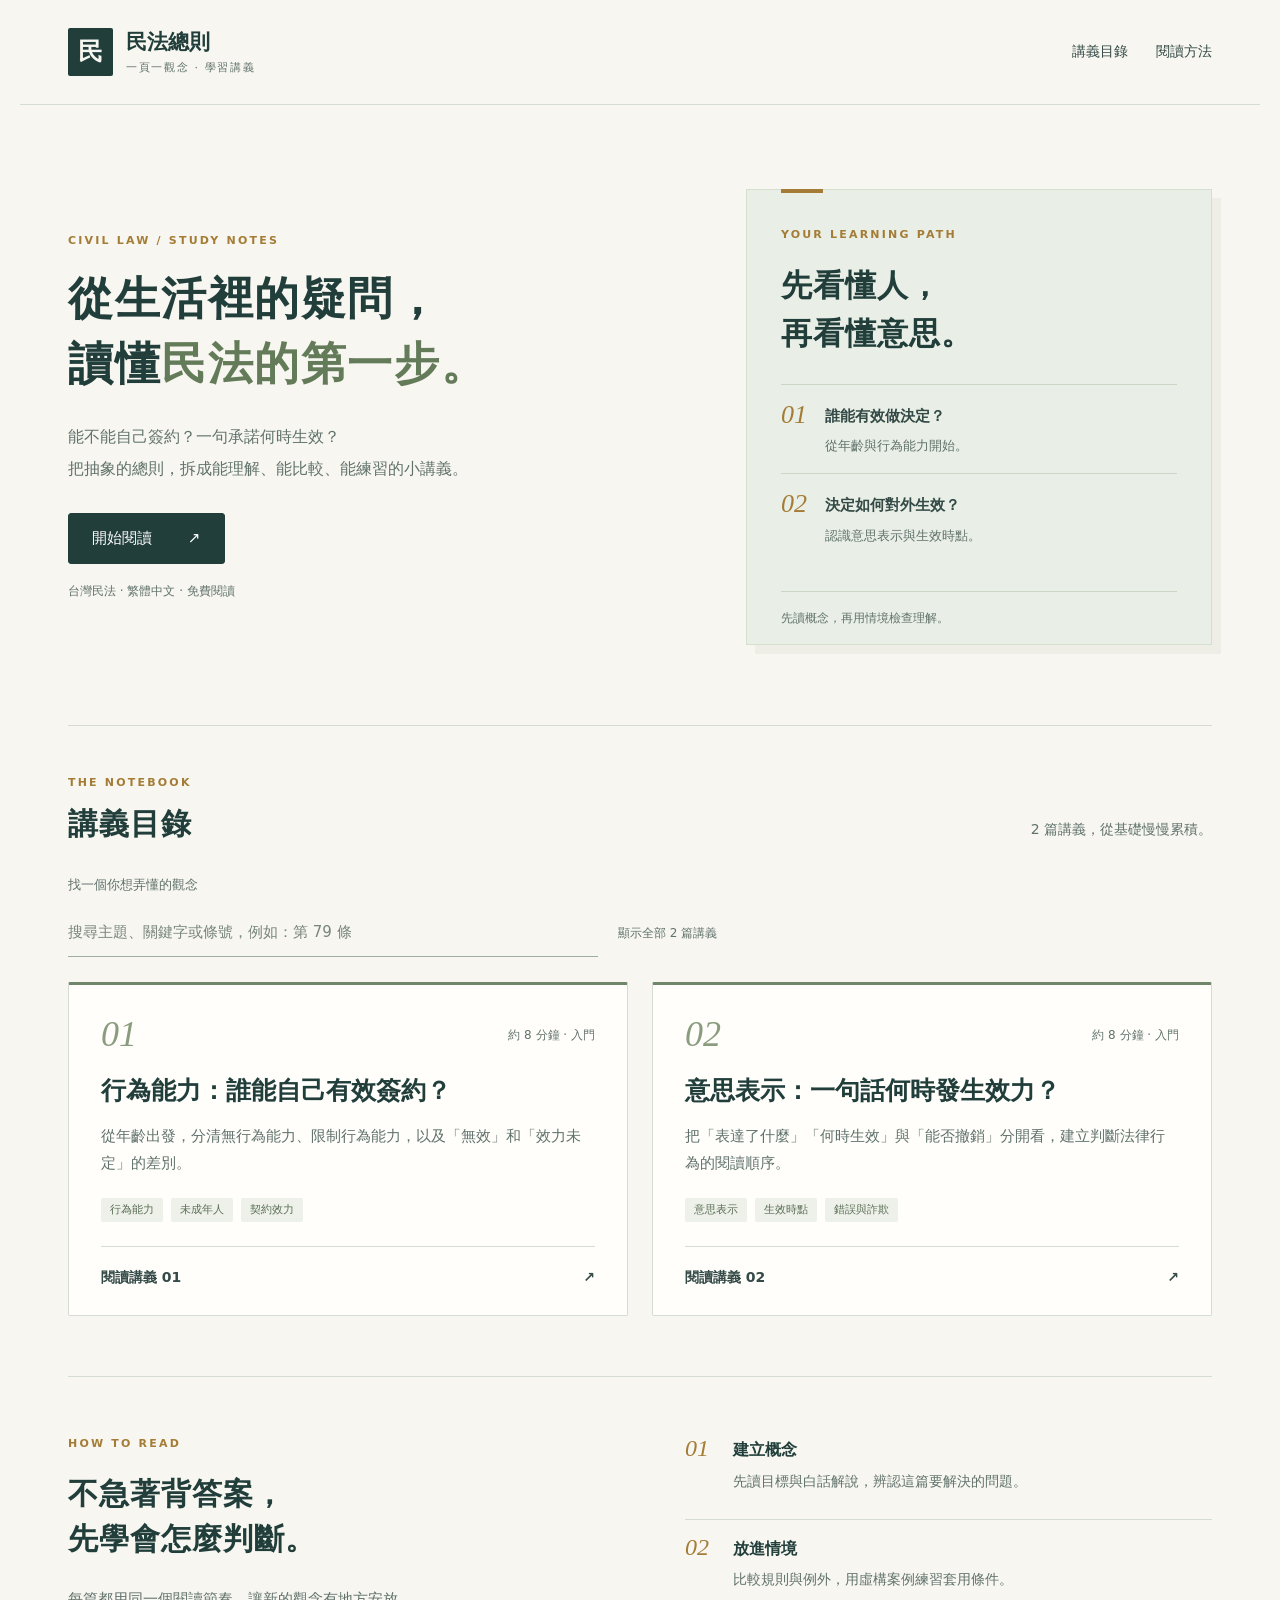
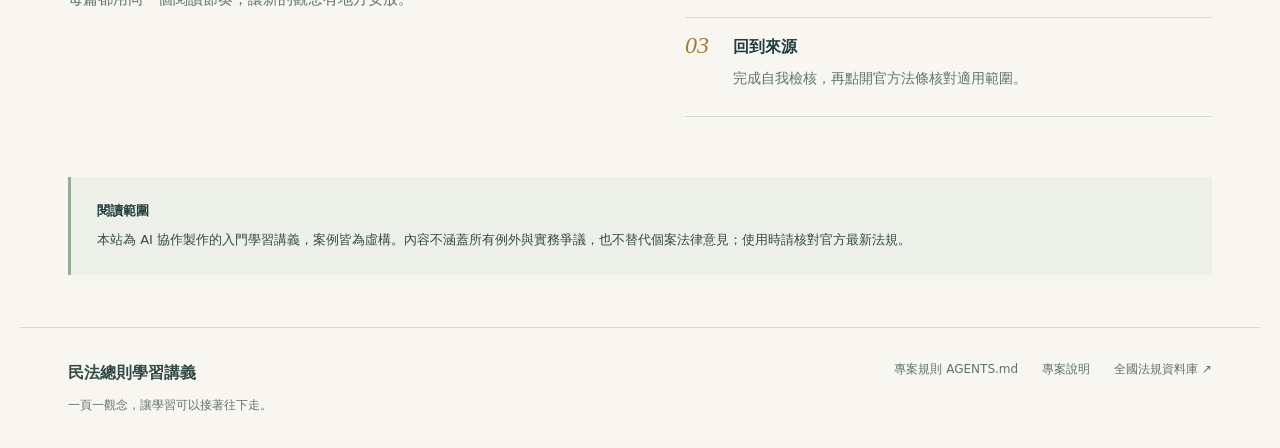
<file: index.html>
<!doctype html>
<html lang="zh-Hant">
<head><meta charset="utf-8"><meta name="viewport" content="width=device-width, initial-scale=1"><meta name="description" content="從生活情境學習台灣民法總則：概念講解、法條來源與自我檢核。"><title>民法總則學習講義｜一頁一觀念</title><link rel="stylesheet" href="assets/style.css"><script src="assets/site.js" defer></script></head>
<body><a class="skip" href="#main">跳至主要內容</a>
<header class="site-header"><a class="brand" href="index.html"><span class="brand-mark" aria-hidden="true">民</span><span>民法總則<span class="brand-sub">一頁一觀念 · 學習講義</span></span></a><nav aria-label="主要導覽"><a href="#library">講義目錄</a><a href="#method">閱讀方法</a></nav></header>
<main id="main">
<section class="hero"><div><p class="eyebrow">CIVIL LAW / STUDY NOTES</p><h1>從生活裡的疑問，<br>讀懂<span>民法的第一步。</span></h1><p class="hero-copy">能不能自己簽約？一句承諾何時生效？<br>把抽象的總則，拆成能理解、能比較、能練習的小講義。</p><a class="button" href="lessons/capacity.html">開始閱讀 <span aria-hidden="true">↗</span></a><p class="hero-note">台灣民法 · 繁體中文 · 免費閱讀</p></div><aside class="hero-note-card" aria-label="學習路徑"><p class="eyebrow">YOUR LEARNING PATH</p><h2>先看懂人，<br>再看懂意思。</h2><ol><li><span>01</span><div><strong>誰能有效做決定？</strong><p>從年齡與行為能力開始。</p></div></li><li><span>02</span><div><strong>決定如何對外生效？</strong><p>認識意思表示與生效時點。</p></div></li></ol><div class="note-bottom">先讀概念，再用情境檢查理解。</div></aside></section>
<section id="library" class="library section"><div class="section-heading"><div><p class="eyebrow">THE NOTEBOOK</p><h2>講義目錄</h2></div><p class="muted">2 篇講義，從基礎慢慢累積。</p></div><div class="search-row"><label for="lesson-search">找一個你想弄懂的觀念</label><input id="lesson-search" type="search" placeholder="搜尋主題、關鍵字或條號，例如：第 79 條" autocomplete="off" aria-controls="lesson-grid"><span id="search-status" role="status">顯示全部 2 篇講義</span></div><div id="lesson-grid" class="lesson-grid"><article class="lesson-card" data-search="行為能力：誰能自己有效簽約？ 從年齡出發，分清無行為能力、限制行為能力，以及「無效」和「效力未定」的差別。 行為能力 未成年人 契約效力 民法第 12 條 民法第 13 條 民法第 75 條 民法第 77 條 民法第 78 條 民法第 79 條"><div class="card-top"><span class="card-number">01</span><span class="muted">約 8 分鐘 · 入門</span></div><h3>行為能力：誰能自己有效簽約？</h3><p>從年齡出發，分清無行為能力、限制行為能力，以及「無效」和「效力未定」的差別。</p><div class="tags"><span class="tag">行為能力</span><span class="tag">未成年人</span><span class="tag">契約效力</span></div><a class="card-link" href="lessons/capacity.html">閱讀講義 01<span aria-hidden="true">↗</span></a></article>
<article class="lesson-card" data-search="意思表示：一句話何時發生效力？ 把「表達了什麼」「何時生效」與「能否撤銷」分開看，建立判斷法律行為的閱讀順序。 意思表示 生效時點 錯誤與詐欺 民法第 94 條 民法第 95 條 民法第 88 條 民法第 92 條"><div class="card-top"><span class="card-number">02</span><span class="muted">約 8 分鐘 · 入門</span></div><h3>意思表示：一句話何時發生效力？</h3><p>把「表達了什麼」「何時生效」與「能否撤銷」分開看，建立判斷法律行為的閱讀順序。</p><div class="tags"><span class="tag">意思表示</span><span class="tag">生效時點</span><span class="tag">錯誤與詐欺</span></div><a class="card-link" href="lessons/declaration.html">閱讀講義 02<span aria-hidden="true">↗</span></a></article></div><p id="no-results" class="empty-state" hidden>沒有符合的講義。試試「行為能力」或「意思表示」。</p></section>
<section id="method" class="method section"><div><p class="eyebrow">HOW TO READ</p><h2>不急著背答案，<br>先學會怎麼判斷。</h2><p>每篇都用同一個閱讀節奏，讓新的觀念有地方安放。</p></div><ol class="method-list"><li><span>01</span><div><h3>建立概念</h3><p>先讀目標與白話解說，辨認這篇要解決的問題。</p></div></li><li><span>02</span><div><h3>放進情境</h3><p>比較規則與例外，用虛構案例練習套用條件。</p></div></li><li><span>03</span><div><h3>回到來源</h3><p>完成自我檢核，再點開官方法條核對適用範圍。</p></div></li></ol></section>
<aside class="scope-note"><strong>閱讀範圍</strong><p>本站為 AI 協作製作的入門學習講義，案例皆為虛構。內容不涵蓋所有例外與實務爭議，也不替代個案法律意見；使用時請核對官方最新法規。</p></aside>
</main><footer class="site-footer"><div><strong>民法總則學習講義</strong><p>一頁一觀念，讓學習可以接著往下走。</p></div><div class="footer-links"><a href="AGENTS.md">專案規則 AGENTS.md</a><a href="README.md">專案說明</a><a href="https://law.moj.gov.tw/LawClass/LawAll.aspx?pcode=B0000001">全國法規資料庫 ↗</a></div></footer></body></html>
</file>
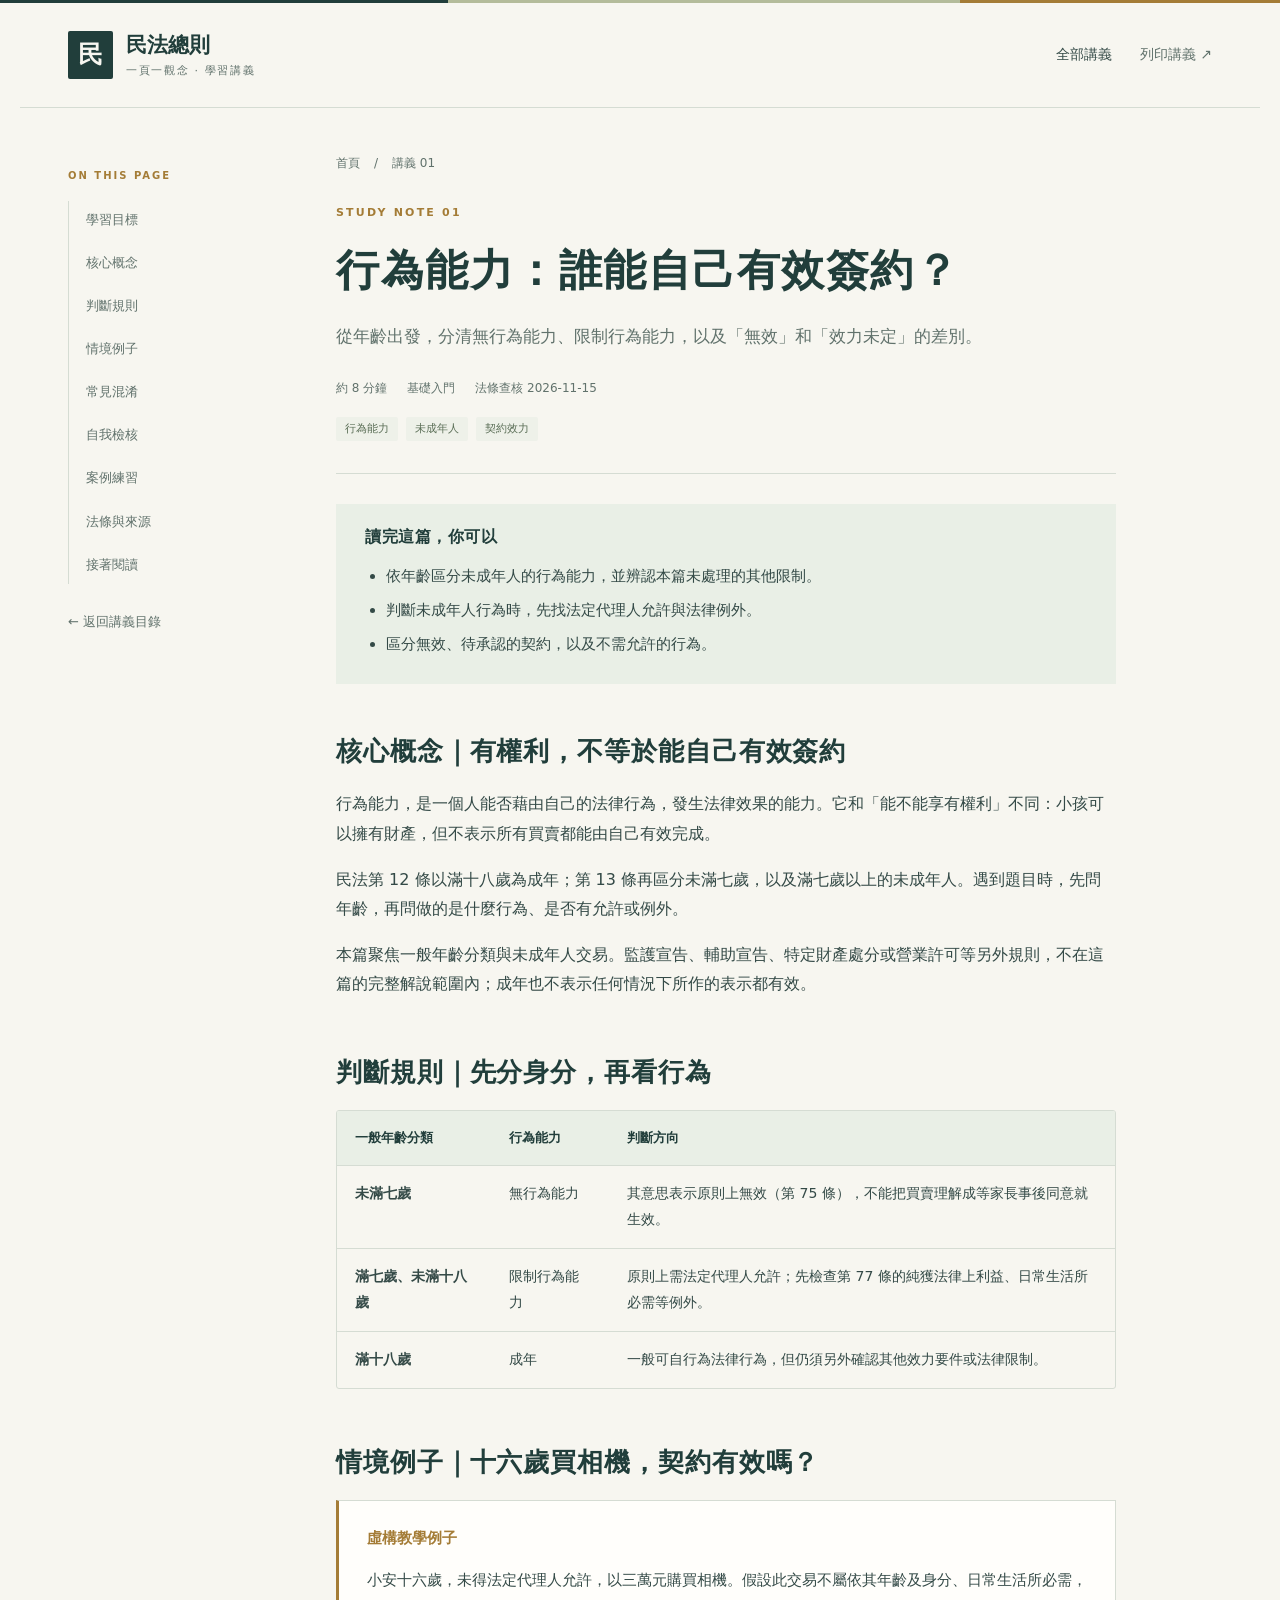
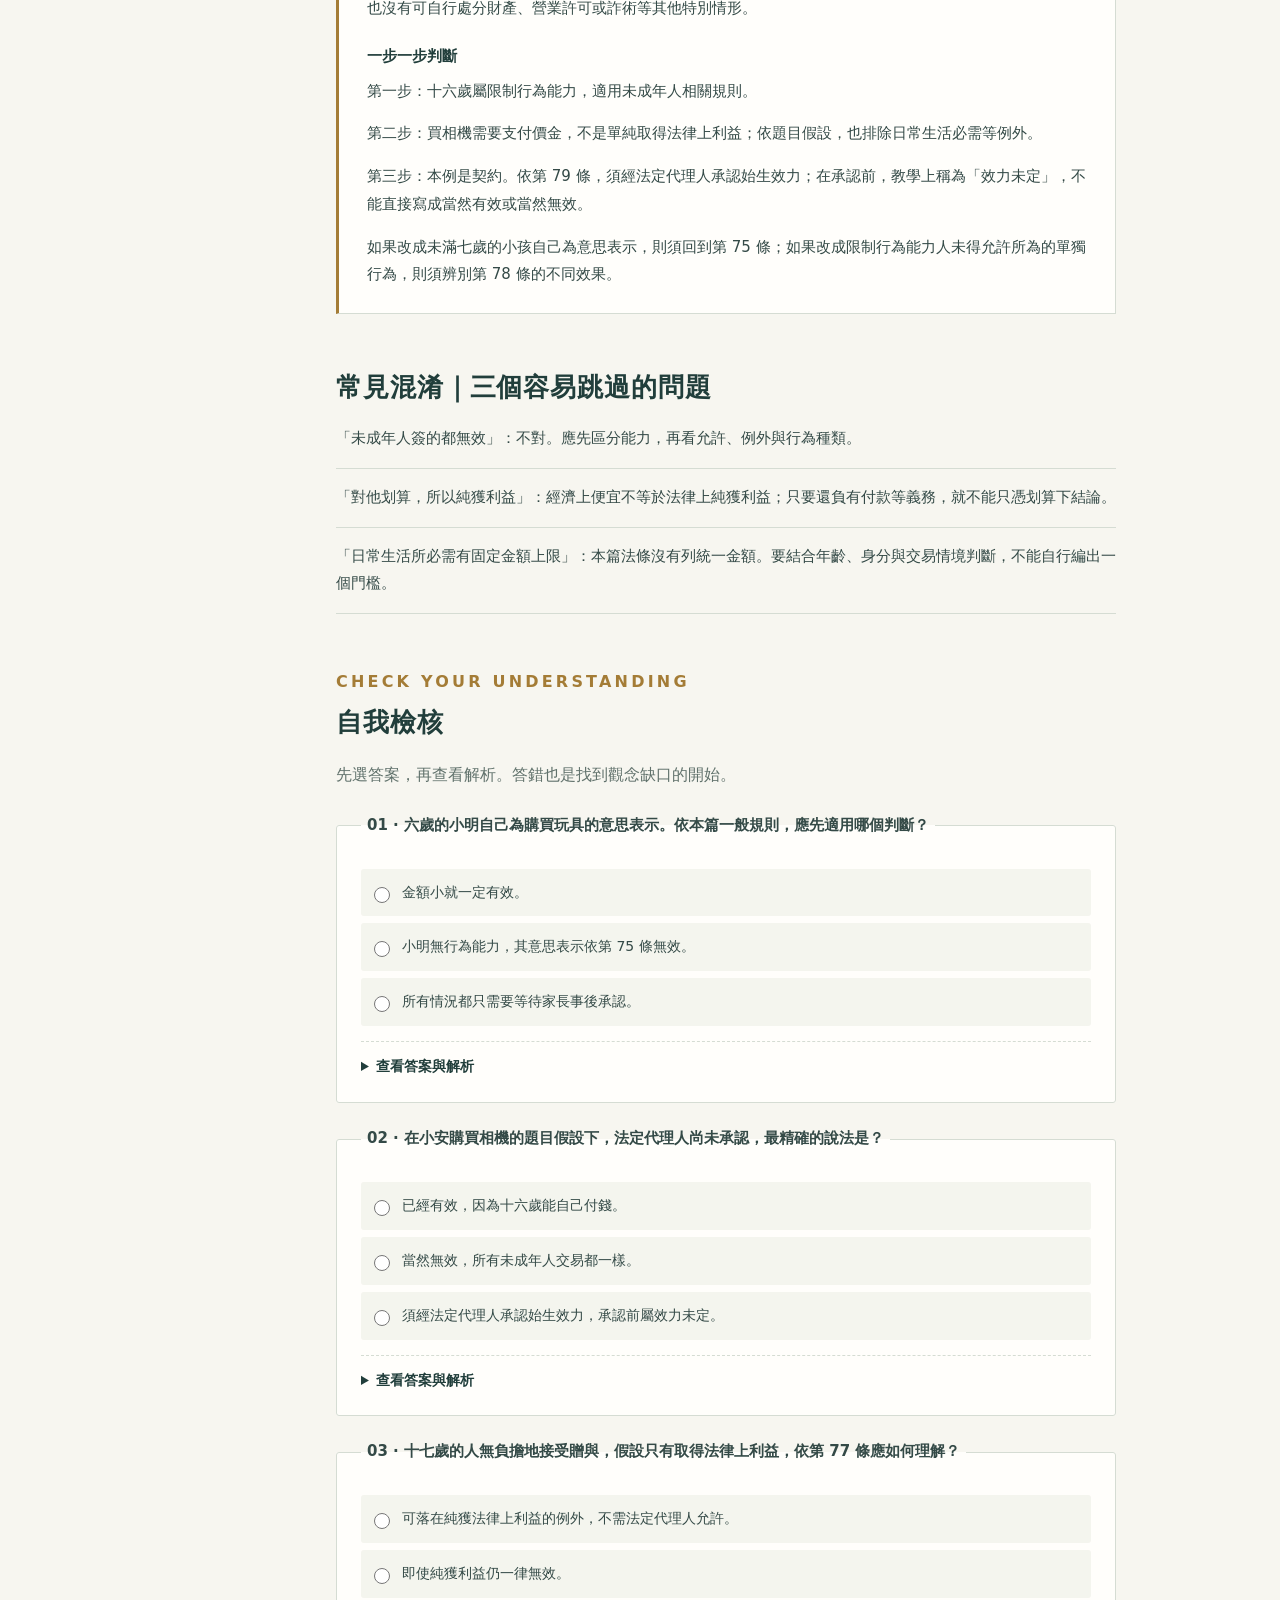
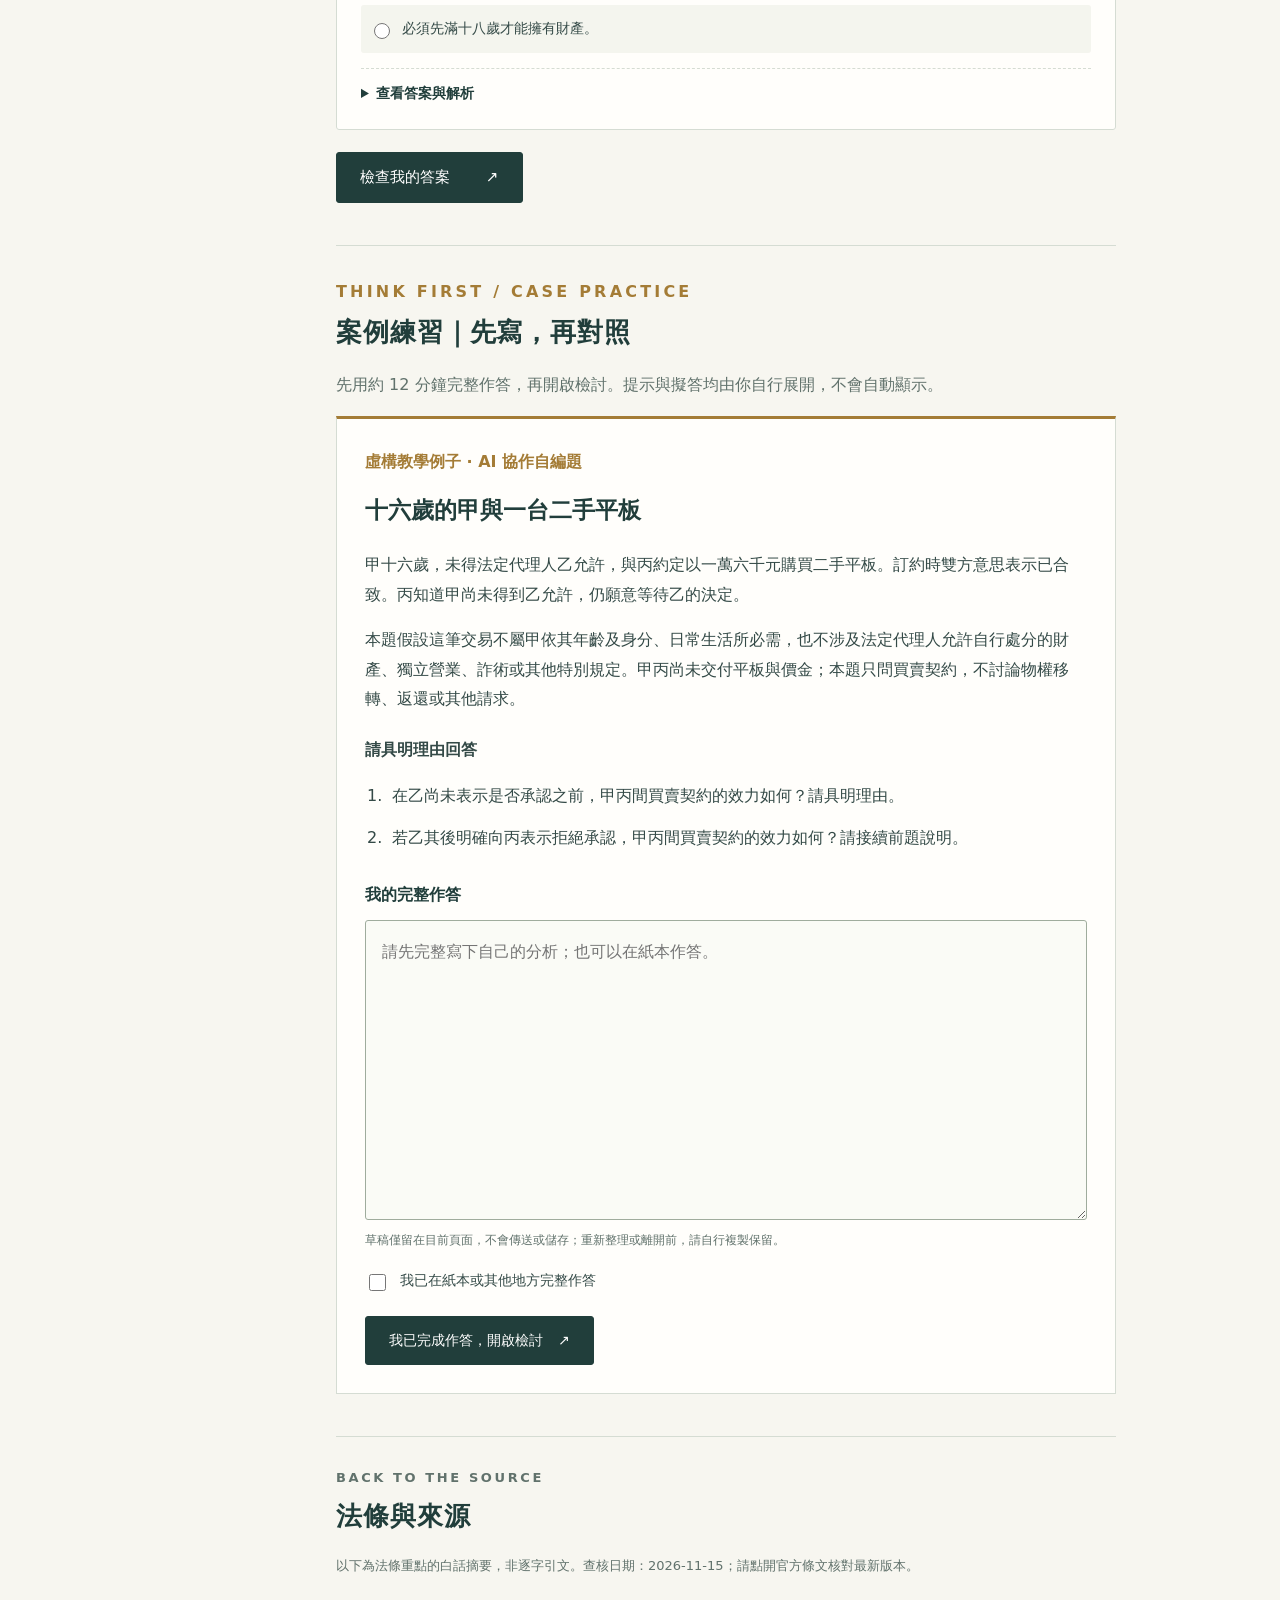
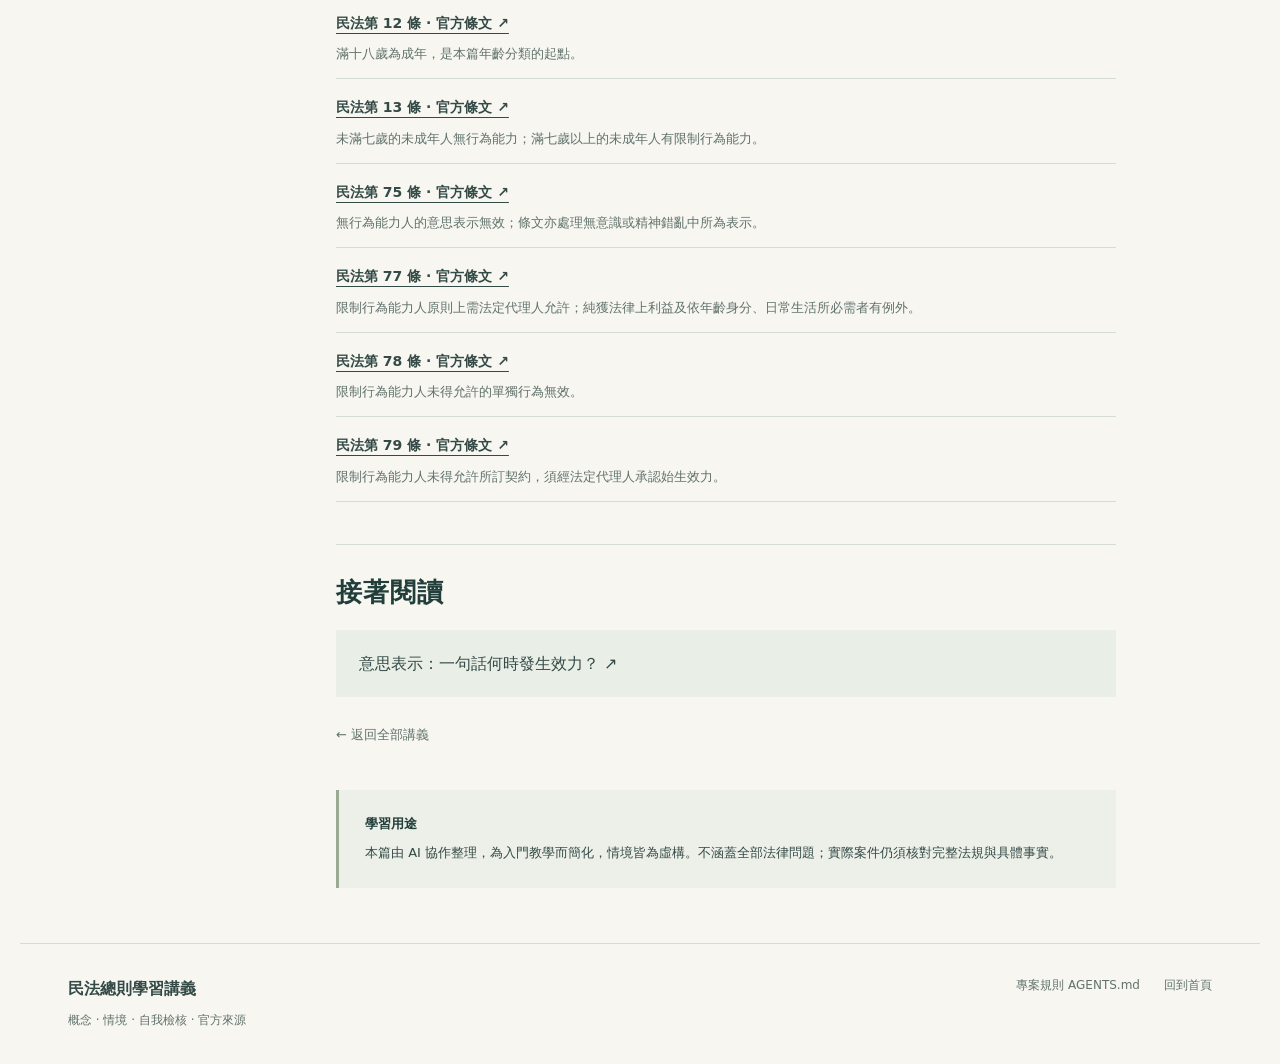
<file: lessons/capacity.html>
<!doctype html>
<html lang="zh-Hant"><head><meta charset="utf-8"><meta name="viewport" content="width=device-width, initial-scale=1"><meta name="description" content="從年齡出發，分清無行為能力、限制行為能力，以及「無效」和「效力未定」的差別。"><title>行為能力：誰能自己有效簽約？｜民法總則學習講義</title><link rel="stylesheet" href="../assets/style.css"><script src="../assets/site.js" defer></script></head>
<body><a class="skip" href="#main">跳至主要內容</a><div class="reading-line" aria-hidden="true"></div><header class="site-header"><a class="brand" href="../index.html"><span class="brand-mark" aria-hidden="true">民</span><span>民法總則<span class="brand-sub">一頁一觀念 · 學習講義</span></span></a><nav aria-label="主要導覽"><a href="../index.html#library">全部講義</a><button class="text-button print-button" hidden type="button">列印講義 ↗</button></nav></header>
<main id="main" class="lesson-shell"><div class="lesson-layout"><aside class="toc"><p class="eyebrow">ON THIS PAGE</p><nav aria-label="本頁章節"><a href="#goals">學習目標</a><a href="#concept">核心概念</a><a href="#rules">判斷規則</a><a href="#case">情境例子</a><a href="#pitfalls">常見混淆</a><a href="#quiz">自我檢核</a><a href="#practice">案例練習</a><a href="#sources">法條與來源</a><a href="#related">接著閱讀</a></nav><a class="back-link" href="../index.html#library">← 返回講義目錄</a></aside><article><nav class="breadcrumb" aria-label="麵包屑"><a href="../index.html">首頁</a><span aria-hidden="true">/</span><span>講義 01</span></nav><header class="lesson-header"><p class="eyebrow">STUDY NOTE 01</p><h1>行為能力：誰能自己有效簽約？</h1><p class="lesson-deck">從年齡出發，分清無行為能力、限制行為能力，以及「無效」和「效力未定」的差別。</p><div class="metadata"><span>約 8 分鐘</span><span>基礎入門</span><span>法條查核 2026-11-15</span></div><div class="tags"><span class="tag">行為能力</span><span class="tag">未成年人</span><span class="tag">契約效力</span></div></header>
<section id="goals" class="goals"><h2>讀完這篇，你可以</h2><ul><li>依年齡區分未成年人的行為能力，並辨認本篇未處理的其他限制。</li><li>判斷未成年人行為時，先找法定代理人允許與法律例外。</li><li>區分無效、待承認的契約，以及不需允許的行為。</li></ul></section>
<section id="concept" class="lesson-section"><h2>核心概念｜有權利，不等於能自己有效簽約</h2><p>行為能力，是一個人能否藉由自己的法律行為，發生法律效果的能力。它和「能不能享有權利」不同：小孩可以擁有財產，但不表示所有買賣都能由自己有效完成。</p><p>民法第 12 條以滿十八歲為成年；第 13 條再區分未滿七歲，以及滿七歲以上的未成年人。遇到題目時，先問年齡，再問做的是什麼行為、是否有允許或例外。</p><p>本篇聚焦一般年齡分類與未成年人交易。監護宣告、輔助宣告、特定財產處分或營業許可等另外規則，不在這篇的完整解說範圍內；成年也不表示任何情況下所作的表示都有效。</p></section>
<section id="rules" class="lesson-section"><h2>判斷規則｜先分身分，再看行為</h2><div class="table-wrap" role="region" aria-label="判斷規則｜先分身分，再看行為比較表" tabindex="0"><table><thead><tr><th scope="col">一般年齡分類</th><th scope="col">行為能力</th><th scope="col">判斷方向</th></tr></thead><tbody><tr><td>未滿七歲</td><td>無行為能力</td><td>其意思表示原則上無效（第 75 條），不能把買賣理解成等家長事後同意就生效。</td></tr><tr><td>滿七歲、未滿十八歲</td><td>限制行為能力</td><td>原則上需法定代理人允許；先檢查第 77 條的純獲法律上利益、日常生活所必需等例外。</td></tr><tr><td>滿十八歲</td><td>成年</td><td>一般可自行為法律行為，但仍須另外確認其他效力要件或法律限制。</td></tr></tbody></table></div></section>
<section id="case" class="lesson-section"><h2>情境例子｜十六歲買相機，契約有效嗎？</h2><div class="case-box"><p class="case-label">虛構教學例子</p><p>小安十六歲，未得法定代理人允許，以三萬元購買相機。假設此交易不屬依其年齡及身分、日常生活所必需，也沒有可自行處分財產、營業許可或詐術等其他特別情形。</p><h3>一步一步判斷</h3><p>第一步：十六歲屬限制行為能力，適用未成年人相關規則。</p><p>第二步：買相機需要支付價金，不是單純取得法律上利益；依題目假設，也排除日常生活必需等例外。</p><p>第三步：本例是契約。依第 79 條，須經法定代理人承認始生效力；在承認前，教學上稱為「效力未定」，不能直接寫成當然有效或當然無效。</p><p>如果改成未滿七歲的小孩自己為意思表示，則須回到第 75 條；如果改成限制行為能力人未得允許所為的單獨行為，則須辨別第 78 條的不同效果。</p></div></section>
<section id="pitfalls" class="lesson-section"><h2>常見混淆｜三個容易跳過的問題</h2><ul class="pitfall-list"><li>「未成年人簽的都無效」：不對。應先區分能力，再看允許、例外與行為種類。</li><li>「對他划算，所以純獲利益」：經濟上便宜不等於法律上純獲利益；只要還負有付款等義務，就不能只憑划算下結論。</li><li>「日常生活所必需有固定金額上限」：本篇法條沒有列統一金額。要結合年齡、身分與交易情境判斷，不能自行編出一個門檻。</li></ul></section>
<section id="quiz" class="lesson-section"><p class="eyebrow">CHECK YOUR UNDERSTANDING</p><h2>自我檢核</h2><p class="muted">先選答案，再查看解析。答錯也是找到觀念缺口的開始。</p><form data-quiz><fieldset class="quiz-question" data-answer="1"><legend>01 · 六歲的小明自己為購買玩具的意思表示。依本篇一般規則，應先適用哪個判斷？</legend><label class="quiz-option"><input type="radio" name="q1" value="0"><span>金額小就一定有效。</span></label><label class="quiz-option"><input type="radio" name="q1" value="1"><span>小明無行為能力，其意思表示依第 75 條無效。</span></label><label class="quiz-option"><input type="radio" name="q1" value="2"><span>所有情況都只需要等待家長事後承認。</span></label><p class="question-feedback"></p><details class="answer"><summary>查看答案與解析</summary><p><strong>答案：小明無行為能力，其意思表示依第 75 條無效。</strong></p><p>第 13 條：未滿七歲之未成年人無行為能力；第 75 條：無行為能力人的意思表示無效。不能直接套用限制行為能力人的第 79 條。</p></details></fieldset><fieldset class="quiz-question" data-answer="2"><legend>02 · 在小安購買相機的題目假設下，法定代理人尚未承認，最精確的說法是？</legend><label class="quiz-option"><input type="radio" name="q2" value="0"><span>已經有效，因為十六歲能自己付錢。</span></label><label class="quiz-option"><input type="radio" name="q2" value="1"><span>當然無效，所有未成年人交易都一樣。</span></label><label class="quiz-option"><input type="radio" name="q2" value="2"><span>須經法定代理人承認始生效力，承認前屬效力未定。</span></label><p class="question-feedback"></p><details class="answer"><summary>查看答案與解析</summary><p><strong>答案：須經法定代理人承認始生效力，承認前屬效力未定。</strong></p><p>本例排除了允許與例外，且屬契約，適用第 79 條。第 78 條處理的是未得允許的單獨行為，不能混用。</p></details></fieldset><fieldset class="quiz-question" data-answer="0"><legend>03 · 十七歲的人無負擔地接受贈與，假設只有取得法律上利益，依第 77 條應如何理解？</legend><label class="quiz-option"><input type="radio" name="q3" value="0"><span>可落在純獲法律上利益的例外，不需法定代理人允許。</span></label><label class="quiz-option"><input type="radio" name="q3" value="1"><span>即使純獲利益仍一律無效。</span></label><label class="quiz-option"><input type="radio" name="q3" value="2"><span>必須先滿十八歲才能擁有財產。</span></label><p class="question-feedback"></p><details class="answer"><summary>查看答案與解析</summary><p><strong>答案：可落在純獲法律上利益的例外，不需法定代理人允許。</strong></p><p>第 77 條例外包括純獲法律上利益。這裡已假設沒有附帶負擔，不能把此結論套用到所有贈與情形。</p></details></fieldset><button class="button quiz-submit" type="submit" hidden>檢查我的答案 <span aria-hidden="true">↗</span></button><p class="quiz-result" role="status" aria-live="polite"></p></form></section>
<section id="practice" class="lesson-section practice-section">
<p class="eyebrow">THINK FIRST / CASE PRACTICE</p><h2>案例練習｜先寫，再對照</h2>
<p class="practice-intro">先用約 12 分鐘完整作答，再開啟檢討。提示與擬答均由你自行展開，不會自動顯示。</p>
<div class="practice-sheet" data-case-exercise><p class="case-label">虛構教學例子 · AI 協作自編題</p><h3>十六歲的甲與一台二手平板</h3>
<p>甲十六歲，未得法定代理人乙允許，與丙約定以一萬六千元購買二手平板。訂約時雙方意思表示已合致。丙知道甲尚未得到乙允許，仍願意等待乙的決定。</p><p>本題假設這筆交易不屬甲依其年齡及身分、日常生活所必需，也不涉及法定代理人允許自行處分的財產、獨立營業、詐術或其他特別規定。甲丙尚未交付平板與價金；本題只問買賣契約，不討論物權移轉、返還或其他請求。</p><h4>請具明理由回答</h4><ol class="practice-questions"><li>在乙尚未表示是否承認之前，甲丙間買賣契約的效力如何？請具明理由。</li><li>若乙其後明確向丙表示拒絕承認，甲丙間買賣契約的效力如何？請接續前題說明。</li></ol>
<div class="draft-block">
<label for="capacity-main-draft">我的完整作答</label>
<textarea id="capacity-main-draft" data-exercise-draft rows="9" placeholder="請先完整寫下自己的分析；也可以在紙本作答。" aria-describedby="capacity-main-note"></textarea>
<p id="capacity-main-note" class="draft-note">草稿僅留在目前頁面，不會傳送或儲存；重新整理或離開前，請自行複製保留。</p>
<label class="paper-check"><input type="checkbox" data-paper-complete><span>我已在紙本或其他地方完整作答</span></label>
</div>
<div class="review-gate" hidden><button class="button" type="button" data-review-unlock>我已完成作答，開啟檢討 <span aria-hidden="true">↗</span></button><p class="gate-status" role="status" aria-live="polite"></p></div>
<noscript><p class="draft-note">請先完成作答，再自行展開下方檢討區；未啟用 JavaScript 時不會檢查作答狀態。</p></noscript>
<details class="review-panel" data-review><summary>完成作答後，展開檢討區</summary>
<div class="review-content"><h3>先回看你的思考</h3><p>需要引導時，依序展開提示；也可以直接對照參考擬答。寫法不必相同，重點是法律推理是否完整。</p>
<div class="hint-stack"><details class="practice-reveal"><summary>提示一｜先整理人物與行為</summary><p>分別寫下甲的年齡、乙的身分，以及本題正在判斷的法律行為。注意題目已限縮為買賣契約。</p></details><details class="practice-reveal"><summary>提示二｜找出需要檢查的規則</summary><p>依序查閱民法第 13、77、79 條。先做行為能力分類，再檢查允許與例外，最後判斷未經允許所訂契約的效力。</p></details><details class="practice-reveal"><summary>提示三｜把兩個時間點分開</summary><p>把「尚未決定是否承認」和「已明確拒絕承認」各寫一段；不要用同一個結論跳過狀態變化。</p></details></div>
<details class="practice-reveal model-reveal"><summary>參考擬答｜展開逐問解析</summary><p class="draft-note">以下為本站 AI 協作教學擬答，非教授原擬答或評分保證。</p><section class="model-answer"><h4>第 1 問</h4><div class="analysis-part"><h5>問題</h5><p>乙尚未決定是否承認時，甲丙間契約是否已生效。</p></div><div class="analysis-part"><h5>法律依據與要件</h5><p>依第 13 條，滿七歲以上之未成年人有限制行為能力。第 77 條原則上要求法定代理人允許，並列有例外；第 79 條規定未得允許所訂契約須經法定代理人承認始生效力。</p></div><div class="analysis-part"><h5>套用事實</h5><p>甲十六歲，屬限制行為能力人，且未得乙允許。買賣使甲負有付款義務，並非純獲法律上利益；題目又排除日常生活必需等例外。乙尚未決定是否承認，應依第 79 條處理。</p></div><div class="analysis-part"><h5>結論</h5><p>甲丙間買賣契約尚待乙承認，屬效力未定，不能直接認定當然有效或當然無效。</p></div><p class="analysis-source">依據：民法第 13 條、民法第 77 條、民法第 79 條；官方連結見本頁「法條與來源」。</p></section><section class="model-answer"><h4>第 2 問</h4><div class="analysis-part"><h5>問題</h5><p>法定代理人明確拒絕承認後，原本待承認的契約如何。</p></div><div class="analysis-part"><h5>法律依據與要件</h5><p>第 79 條以法定代理人承認為未得允許契約生效的條件；法定代理人既明確拒絕承認，原本待承認的契約即確定不生效力。</p></div><div class="analysis-part"><h5>套用事實</h5><p>乙是甲的法定代理人，且已明確對丙拒絕承認本件契約；題目未另設允許或例外。此時與第一問仍在等待決定的狀態不同。</p></div><div class="analysis-part"><h5>結論</h5><p>甲丙間買賣契約確定不生效力。這是拒絕承認後的結果，應與第一問的效力未定分開交代。</p></div><p class="analysis-source">依據：民法第 79 條；官方連結見本頁「法條與來源」。</p></section></details>
<details class="practice-reveal"><summary>自評清單｜檢查我的論證</summary><ul class="self-check"><li><label><input type="checkbox"><span>有指出甲為限制行為能力人，並引用第 13 條。</span></label></li><li><label><input type="checkbox"><span>有檢查允許、純獲法律上利益及日常生活必需等例外，且套用題目假設。</span></label></li><li><label><input type="checkbox"><span>有用第 79 條區分尚待承認與拒絕承認後的效力。</span></label></li><li><label><input type="checkbox"><span>有回答每個設問，沒有把本題寫成第 78 條的單獨行為或加入題目未給的物權問題。</span></label></li></ul><p class="draft-note">勾選僅協助自評，不代表法律答案已獲審訂。</p></details>
<div class="variation-sheet" data-case-exercise><p class="eyebrow">CHANGE ONE FACT</p><h3>變化題｜只把甲的年齡改成六歲</h3><p>其他事實不變，僅將甲的年齡由十六歲改為六歲。</p><p><strong>設問：</strong>甲自己的購買意思表示效力如何？原本「等待乙承認」的分析能否直接沿用？請指出需要改寫的規則與事實代入。</p>
<div class="draft-block">
<label for="capacity-variation-draft">我的變化題作答</label>
<textarea id="capacity-variation-draft" data-exercise-draft rows="9" placeholder="請先完整寫下自己的分析；也可以在紙本作答。" aria-describedby="capacity-variation-note"></textarea>
<p id="capacity-variation-note" class="draft-note">草稿僅留在目前頁面，不會傳送或儲存；重新整理或離開前，請自行複製保留。</p>
<label class="paper-check"><input type="checkbox" data-paper-complete><span>我已在紙本或其他地方完整作答</span></label>
</div>
<div class="review-gate" hidden><button class="button" type="button" data-review-unlock>我已完成作答，開啟檢討 <span aria-hidden="true">↗</span></button><p class="gate-status" role="status" aria-live="polite"></p></div>
<details class="review-panel" data-review><summary>完成變化題後，展開檢討區</summary><div class="review-content"><details class="practice-reveal model-reveal"><summary>變化題參考擬答｜比較判斷差異</summary><div class="model-answer"><h4>變化題分析</h4><div class="analysis-part"><h5>問題</h5><p>年齡改變後，是否仍適用限制行為能力人的待承認規則。</p></div><div class="analysis-part"><h5>法律依據與要件</h5><p>第 13 條規定未滿七歲之未成年人無行為能力；第 75 條規定無行為能力人的意思表示無效。</p></div><div class="analysis-part"><h5>套用事實</h5><p>甲改為六歲，已不屬原題的限制行為能力人，而是無行為能力人。甲自己為購買意思表示，應適用第 75 條，不可仍以第 79 條等待承認。</p></div><div class="analysis-part"><h5>結論</h5><p>甲自己為購買的意思表示無效；分析中的能力分類、適用規則及結論都要跟著改寫。這裡沒有另設乙代理甲重新訂約的事實。</p></div><p class="analysis-source">依據：民法第 13 條、民法第 75 條；官方連結見本頁「法條與來源」。</p></div></details></div></details>
</div></div></details></div></section>
<section id="sources" class="lesson-section sources"><p class="eyebrow">BACK TO THE SOURCE</p><h2>法條與來源</h2><p>以下為法條重點的白話摘要，非逐字引文。查核日期：<time datetime="2026-11-15">2026-11-15</time>；請點開官方條文核對最新版本。</p><ul><li><a href="https://law.moj.gov.tw/LawClass/LawSingle.aspx?pcode=B0000001&amp;flno=12">民法第 12 條 · 官方條文 ↗</a><p>滿十八歲為成年，是本篇年齡分類的起點。</p></li><li><a href="https://law.moj.gov.tw/LawClass/LawSingle.aspx?pcode=B0000001&amp;flno=13">民法第 13 條 · 官方條文 ↗</a><p>未滿七歲的未成年人無行為能力；滿七歲以上的未成年人有限制行為能力。</p></li><li><a href="https://law.moj.gov.tw/LawClass/LawSingle.aspx?pcode=B0000001&amp;flno=75">民法第 75 條 · 官方條文 ↗</a><p>無行為能力人的意思表示無效；條文亦處理無意識或精神錯亂中所為表示。</p></li><li><a href="https://law.moj.gov.tw/LawClass/LawSingle.aspx?pcode=B0000001&amp;flno=77">民法第 77 條 · 官方條文 ↗</a><p>限制行為能力人原則上需法定代理人允許；純獲法律上利益及依年齡身分、日常生活所必需者有例外。</p></li><li><a href="https://law.moj.gov.tw/LawClass/LawSingle.aspx?pcode=B0000001&amp;flno=78">民法第 78 條 · 官方條文 ↗</a><p>限制行為能力人未得允許的單獨行為無效。</p></li><li><a href="https://law.moj.gov.tw/LawClass/LawSingle.aspx?pcode=B0000001&amp;flno=79">民法第 79 條 · 官方條文 ↗</a><p>限制行為能力人未得允許所訂契約，須經法定代理人承認始生效力。</p></li></ul></section>
<section id="related" class="lesson-section related"><h2>接著閱讀</h2><a href="declaration.html">意思表示：一句話何時發生效力？ <span aria-hidden="true">↗</span></a><a class="back-link" href="../index.html#library">← 返回全部講義</a></section>
<aside class="scope-note"><strong>學習用途</strong><p>本篇由 AI 協作整理，為入門教學而簡化，情境皆為虛構。不涵蓋全部法律問題；實際案件仍須核對完整法規與具體事實。</p></aside></article></div></main>
<footer class="site-footer"><div><strong>民法總則學習講義</strong><p>概念 · 情境 · 自我檢核 · 官方來源</p></div><div class="footer-links"><a href="../AGENTS.md">專案規則 AGENTS.md</a><a href="../index.html">回到首頁</a></div></footer></body></html>
</file>
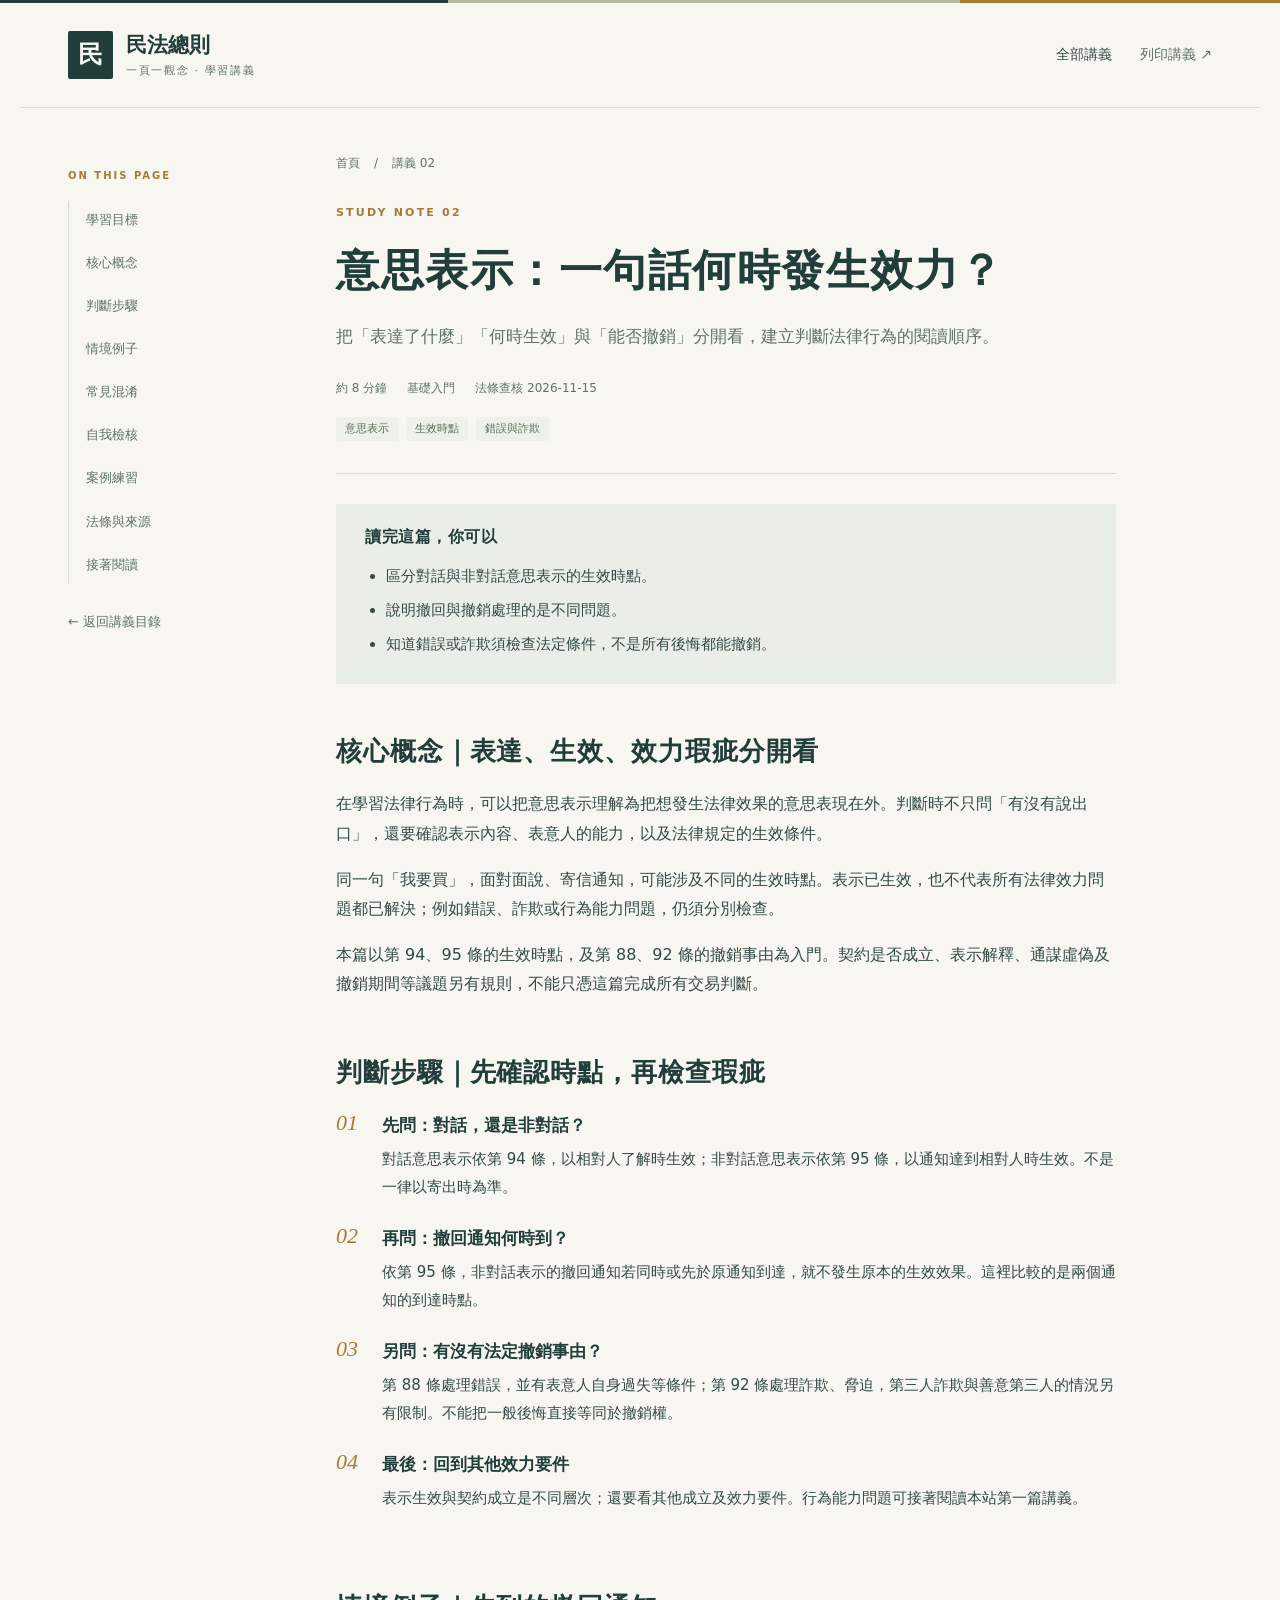
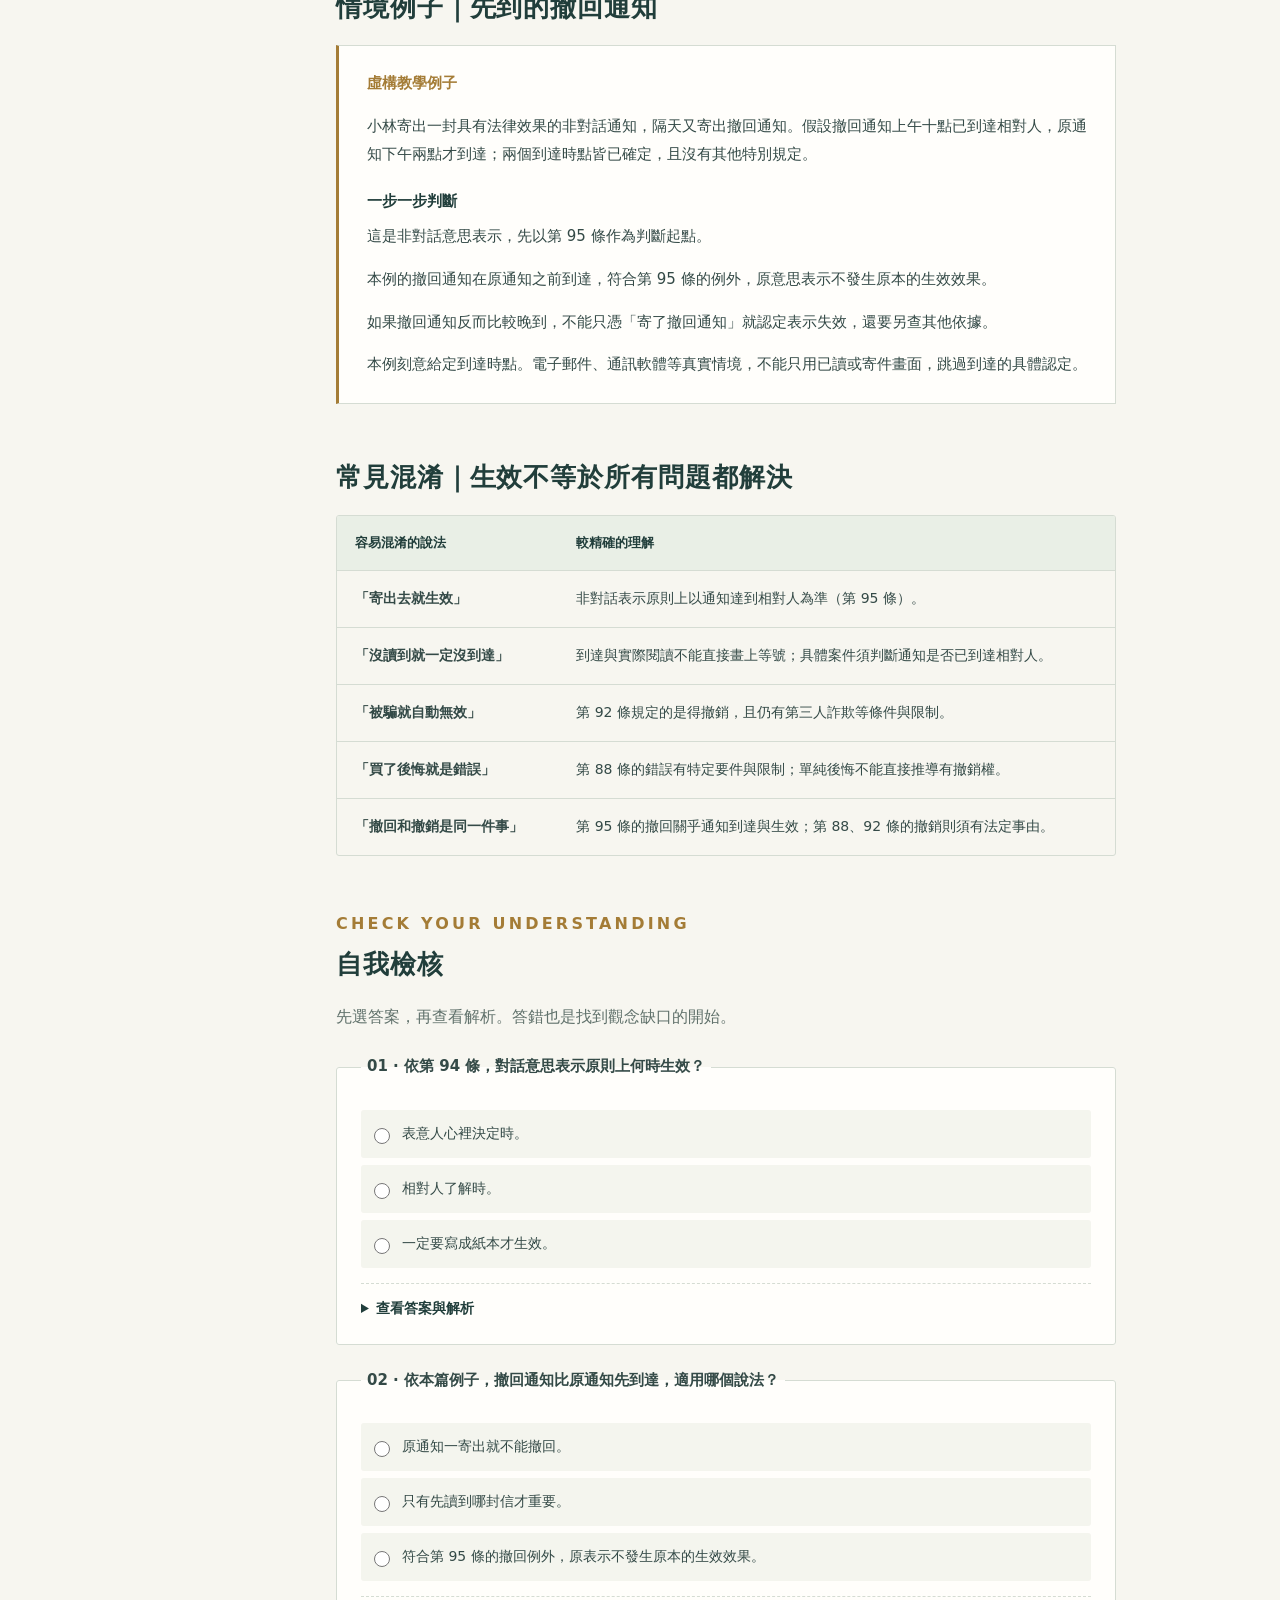
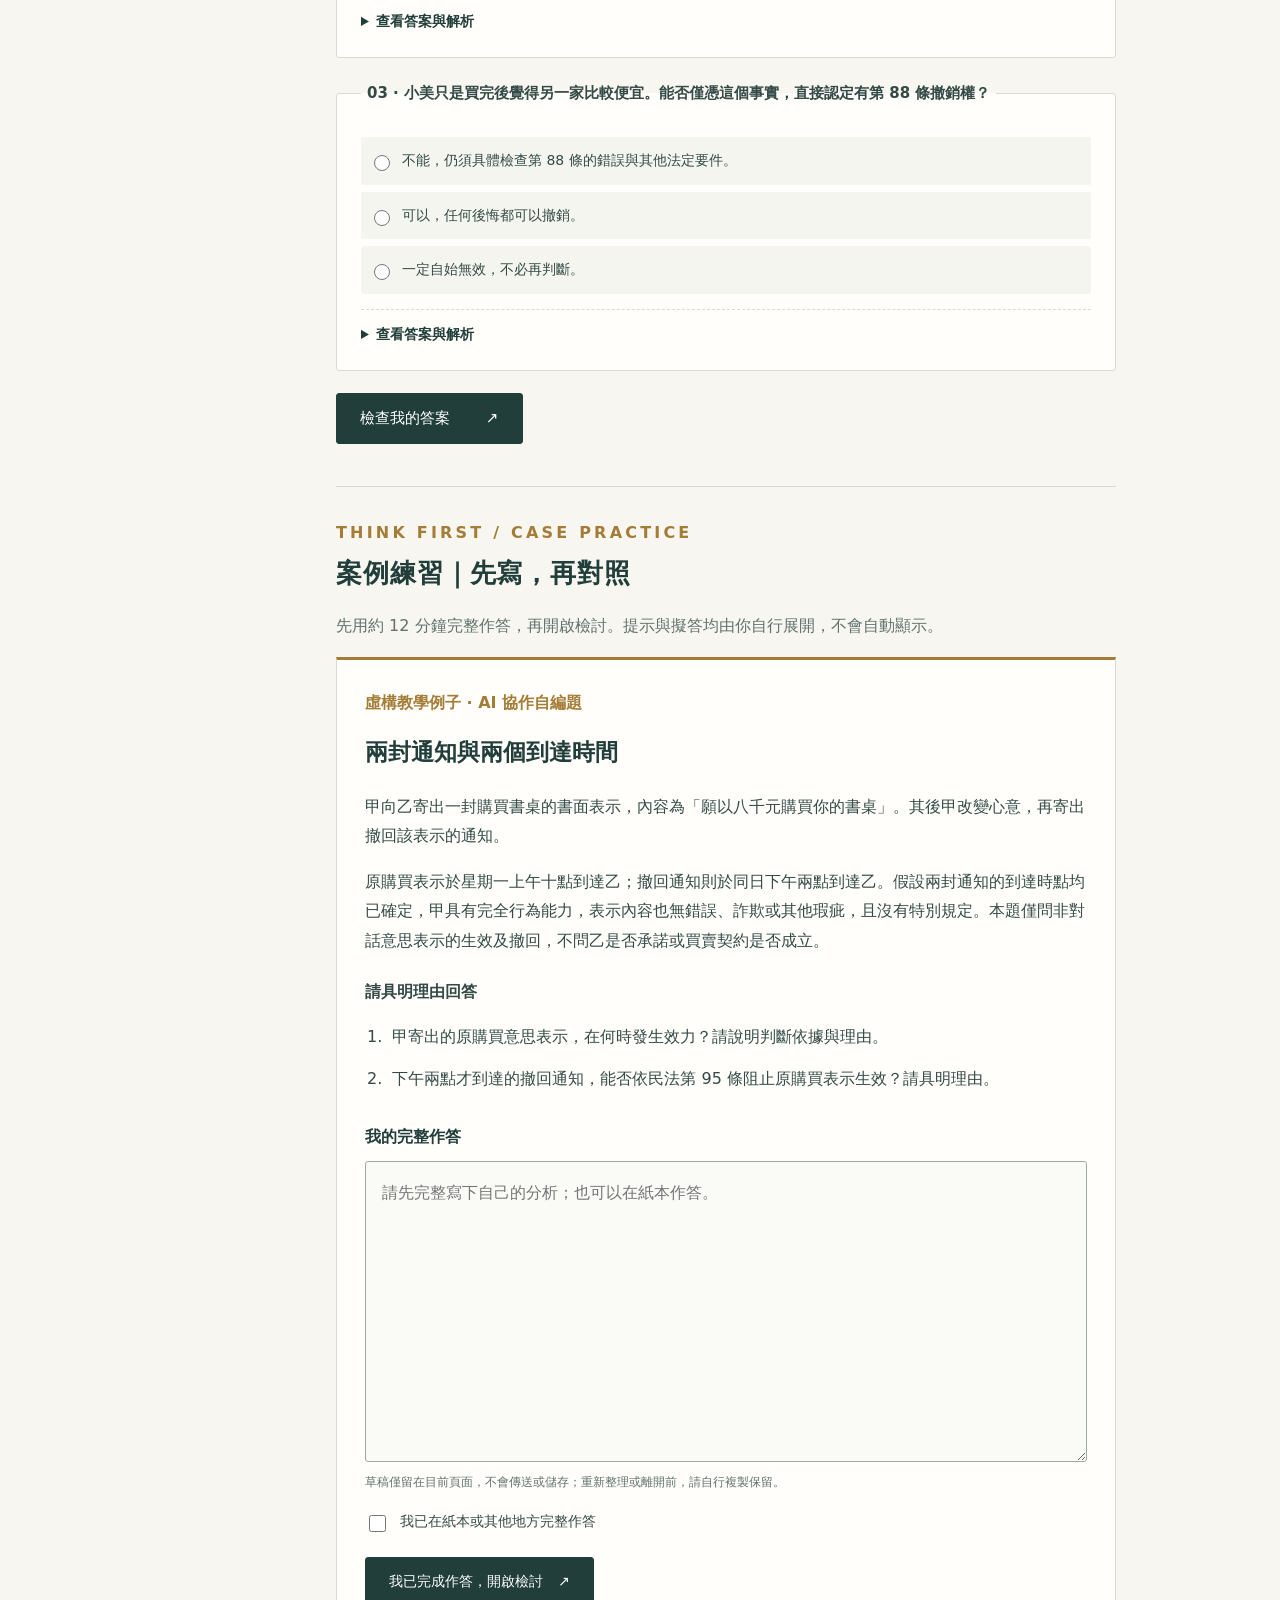
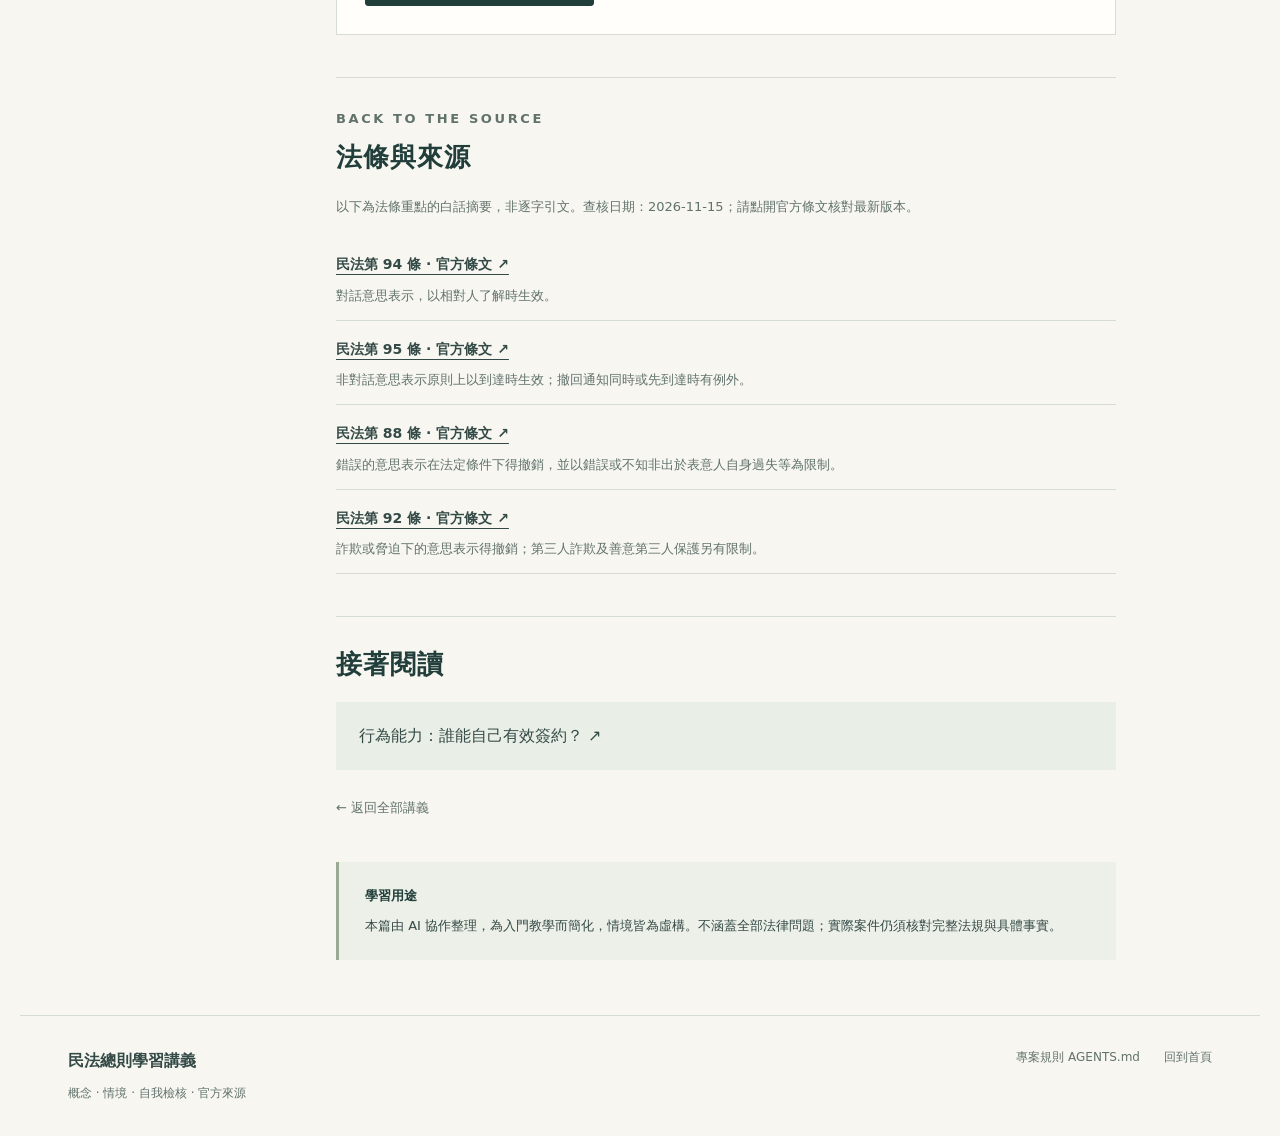
<file: lessons/declaration.html>
<!doctype html>
<html lang="zh-Hant"><head><meta charset="utf-8"><meta name="viewport" content="width=device-width, initial-scale=1"><meta name="description" content="把「表達了什麼」「何時生效」與「能否撤銷」分開看，建立判斷法律行為的閱讀順序。"><title>意思表示：一句話何時發生效力？｜民法總則學習講義</title><link rel="stylesheet" href="../assets/style.css"><script src="../assets/site.js" defer></script></head>
<body><a class="skip" href="#main">跳至主要內容</a><div class="reading-line" aria-hidden="true"></div><header class="site-header"><a class="brand" href="../index.html"><span class="brand-mark" aria-hidden="true">民</span><span>民法總則<span class="brand-sub">一頁一觀念 · 學習講義</span></span></a><nav aria-label="主要導覽"><a href="../index.html#library">全部講義</a><button class="text-button print-button" hidden type="button">列印講義 ↗</button></nav></header>
<main id="main" class="lesson-shell"><div class="lesson-layout"><aside class="toc"><p class="eyebrow">ON THIS PAGE</p><nav aria-label="本頁章節"><a href="#goals">學習目標</a><a href="#concept">核心概念</a><a href="#rules">判斷步驟</a><a href="#case">情境例子</a><a href="#pitfalls">常見混淆</a><a href="#quiz">自我檢核</a><a href="#practice">案例練習</a><a href="#sources">法條與來源</a><a href="#related">接著閱讀</a></nav><a class="back-link" href="../index.html#library">← 返回講義目錄</a></aside><article><nav class="breadcrumb" aria-label="麵包屑"><a href="../index.html">首頁</a><span aria-hidden="true">/</span><span>講義 02</span></nav><header class="lesson-header"><p class="eyebrow">STUDY NOTE 02</p><h1>意思表示：一句話何時發生效力？</h1><p class="lesson-deck">把「表達了什麼」「何時生效」與「能否撤銷」分開看，建立判斷法律行為的閱讀順序。</p><div class="metadata"><span>約 8 分鐘</span><span>基礎入門</span><span>法條查核 2026-11-15</span></div><div class="tags"><span class="tag">意思表示</span><span class="tag">生效時點</span><span class="tag">錯誤與詐欺</span></div></header>
<section id="goals" class="goals"><h2>讀完這篇，你可以</h2><ul><li>區分對話與非對話意思表示的生效時點。</li><li>說明撤回與撤銷處理的是不同問題。</li><li>知道錯誤或詐欺須檢查法定條件，不是所有後悔都能撤銷。</li></ul></section>
<section id="concept" class="lesson-section"><h2>核心概念｜表達、生效、效力瑕疵分開看</h2><p>在學習法律行為時，可以把意思表示理解為把想發生法律效果的意思表現在外。判斷時不只問「有沒有說出口」，還要確認表示內容、表意人的能力，以及法律規定的生效條件。</p><p>同一句「我要買」，面對面說、寄信通知，可能涉及不同的生效時點。表示已生效，也不代表所有法律效力問題都已解決；例如錯誤、詐欺或行為能力問題，仍須分別檢查。</p><p>本篇以第 94、95 條的生效時點，及第 88、92 條的撤銷事由為入門。契約是否成立、表示解釋、通謀虛偽及撤銷期間等議題另有規則，不能只憑這篇完成所有交易判斷。</p></section>
<section id="rules" class="lesson-section"><h2>判斷步驟｜先確認時點，再檢查瑕疵</h2><ol class="steps"><li><h3>先問：對話，還是非對話？</h3><p>對話意思表示依第 94 條，以相對人了解時生效；非對話意思表示依第 95 條，以通知達到相對人時生效。不是一律以寄出時為準。</p></li><li><h3>再問：撤回通知何時到？</h3><p>依第 95 條，非對話表示的撤回通知若同時或先於原通知到達，就不發生原本的生效效果。這裡比較的是兩個通知的到達時點。</p></li><li><h3>另問：有沒有法定撤銷事由？</h3><p>第 88 條處理錯誤，並有表意人自身過失等條件；第 92 條處理詐欺、脅迫，第三人詐欺與善意第三人的情況另有限制。不能把一般後悔直接等同於撤銷權。</p></li><li><h3>最後：回到其他效力要件</h3><p>表示生效與契約成立是不同層次；還要看其他成立及效力要件。行為能力問題可接著閱讀本站第一篇講義。</p></li></ol></section>
<section id="case" class="lesson-section"><h2>情境例子｜先到的撤回通知</h2><div class="case-box"><p class="case-label">虛構教學例子</p><p>小林寄出一封具有法律效果的非對話通知，隔天又寄出撤回通知。假設撤回通知上午十點已到達相對人，原通知下午兩點才到達；兩個到達時點皆已確定，且沒有其他特別規定。</p><h3>一步一步判斷</h3><p>這是非對話意思表示，先以第 95 條作為判斷起點。</p><p>本例的撤回通知在原通知之前到達，符合第 95 條的例外，原意思表示不發生原本的生效效果。</p><p>如果撤回通知反而比較晚到，不能只憑「寄了撤回通知」就認定表示失效，還要另查其他依據。</p><p>本例刻意給定到達時點。電子郵件、通訊軟體等真實情境，不能只用已讀或寄件畫面，跳過到達的具體認定。</p></div></section>
<section id="pitfalls" class="lesson-section"><h2>常見混淆｜生效不等於所有問題都解決</h2><div class="table-wrap" role="region" aria-label="常見混淆｜生效不等於所有問題都解決比較表" tabindex="0"><table><thead><tr><th scope="col">容易混淆的說法</th><th scope="col">較精確的理解</th></tr></thead><tbody><tr><td>「寄出去就生效」</td><td>非對話表示原則上以通知達到相對人為準（第 95 條）。</td></tr><tr><td>「沒讀到就一定沒到達」</td><td>到達與實際閱讀不能直接畫上等號；具體案件須判斷通知是否已到達相對人。</td></tr><tr><td>「被騙就自動無效」</td><td>第 92 條規定的是得撤銷，且仍有第三人詐欺等條件與限制。</td></tr><tr><td>「買了後悔就是錯誤」</td><td>第 88 條的錯誤有特定要件與限制；單純後悔不能直接推導有撤銷權。</td></tr><tr><td>「撤回和撤銷是同一件事」</td><td>第 95 條的撤回關乎通知到達與生效；第 88、92 條的撤銷則須有法定事由。</td></tr></tbody></table></div></section>
<section id="quiz" class="lesson-section"><p class="eyebrow">CHECK YOUR UNDERSTANDING</p><h2>自我檢核</h2><p class="muted">先選答案，再查看解析。答錯也是找到觀念缺口的開始。</p><form data-quiz><fieldset class="quiz-question" data-answer="1"><legend>01 · 依第 94 條，對話意思表示原則上何時生效？</legend><label class="quiz-option"><input type="radio" name="q1" value="0"><span>表意人心裡決定時。</span></label><label class="quiz-option"><input type="radio" name="q1" value="1"><span>相對人了解時。</span></label><label class="quiz-option"><input type="radio" name="q1" value="2"><span>一定要寫成紙本才生效。</span></label><p class="question-feedback"></p><details class="answer"><summary>查看答案與解析</summary><p><strong>答案：相對人了解時。</strong></p><p>第 94 條以相對人了解為生效時點；不能用表意人內心決定取代。</p></details></fieldset><fieldset class="quiz-question" data-answer="2"><legend>02 · 依本篇例子，撤回通知比原通知先到達，適用哪個說法？</legend><label class="quiz-option"><input type="radio" name="q2" value="0"><span>原通知一寄出就不能撤回。</span></label><label class="quiz-option"><input type="radio" name="q2" value="1"><span>只有先讀到哪封信才重要。</span></label><label class="quiz-option"><input type="radio" name="q2" value="2"><span>符合第 95 條的撤回例外，原表示不發生原本的生效效果。</span></label><p class="question-feedback"></p><details class="answer"><summary>查看答案與解析</summary><p><strong>答案：符合第 95 條的撤回例外，原表示不發生原本的生效效果。</strong></p><p>第 95 條比較的是撤回通知與原通知的到達時點；撤回通知同時或先到達皆屬條文例外。</p></details></fieldset><fieldset class="quiz-question" data-answer="0"><legend>03 · 小美只是買完後覺得另一家比較便宜。能否僅憑這個事實，直接認定有第 88 條撤銷權？</legend><label class="quiz-option"><input type="radio" name="q3" value="0"><span>不能，仍須具體檢查第 88 條的錯誤與其他法定要件。</span></label><label class="quiz-option"><input type="radio" name="q3" value="1"><span>可以，任何後悔都可以撤銷。</span></label><label class="quiz-option"><input type="radio" name="q3" value="2"><span>一定自始無效，不必再判斷。</span></label><p class="question-feedback"></p><details class="answer"><summary>查看答案與解析</summary><p><strong>答案：不能，仍須具體檢查第 88 條的錯誤與其他法定要件。</strong></p><p>價格比較後的後悔本身，不能取代第 88 條的法定要件。是否另有其他制度可適用，是另一個需要查證的問題。</p></details></fieldset><button class="button quiz-submit" type="submit" hidden>檢查我的答案 <span aria-hidden="true">↗</span></button><p class="quiz-result" role="status" aria-live="polite"></p></form></section>
<section id="practice" class="lesson-section practice-section">
<p class="eyebrow">THINK FIRST / CASE PRACTICE</p><h2>案例練習｜先寫，再對照</h2>
<p class="practice-intro">先用約 12 分鐘完整作答，再開啟檢討。提示與擬答均由你自行展開，不會自動顯示。</p>
<div class="practice-sheet" data-case-exercise><p class="case-label">虛構教學例子 · AI 協作自編題</p><h3>兩封通知與兩個到達時間</h3>
<p>甲向乙寄出一封購買書桌的書面表示，內容為「願以八千元購買你的書桌」。其後甲改變心意，再寄出撤回該表示的通知。</p><p>原購買表示於星期一上午十點到達乙；撤回通知則於同日下午兩點到達乙。假設兩封通知的到達時點均已確定，甲具有完全行為能力，表示內容也無錯誤、詐欺或其他瑕疵，且沒有特別規定。本題僅問非對話意思表示的生效及撤回，不問乙是否承諾或買賣契約是否成立。</p><h4>請具明理由回答</h4><ol class="practice-questions"><li>甲寄出的原購買意思表示，在何時發生效力？請說明判斷依據與理由。</li><li>下午兩點才到達的撤回通知，能否依民法第 95 條阻止原購買表示生效？請具明理由。</li></ol>
<div class="draft-block">
<label for="declaration-main-draft">我的完整作答</label>
<textarea id="declaration-main-draft" data-exercise-draft rows="9" placeholder="請先完整寫下自己的分析；也可以在紙本作答。" aria-describedby="declaration-main-note"></textarea>
<p id="declaration-main-note" class="draft-note">草稿僅留在目前頁面，不會傳送或儲存；重新整理或離開前，請自行複製保留。</p>
<label class="paper-check"><input type="checkbox" data-paper-complete><span>我已在紙本或其他地方完整作答</span></label>
</div>
<div class="review-gate" hidden><button class="button" type="button" data-review-unlock>我已完成作答，開啟檢討 <span aria-hidden="true">↗</span></button><p class="gate-status" role="status" aria-live="polite"></p></div>
<noscript><p class="draft-note">請先完成作答，再自行展開下方檢討區；未啟用 JavaScript 時不會檢查作答狀態。</p></noscript>
<details class="review-panel" data-review><summary>完成作答後，展開檢討區</summary>
<div class="review-content"><h3>先回看你的思考</h3><p>需要引導時，依序展開提示；也可以直接對照參考擬答。寫法不必相同，重點是法律推理是否完整。</p>
<div class="hint-stack"><details class="practice-reveal"><summary>提示一｜先畫出時間線</summary><p>分別標出「原表示到達」及「撤回通知到達」，先不要把寄出時間當成到達時間。</p></details><details class="practice-reveal"><summary>提示二｜辨認適用條文</summary><p>這是書面寄送的非對話表示。讀民法第 95 條第 1 項的原則與但書，比較它們各自要求的事實。</p></details><details class="practice-reveal"><summary>提示三｜分開回答兩個層次</summary><p>先判斷原表示的生效時點，再判斷撤回是否符合例外。生效與契約成立是不同問題，本題沒有要求判斷契約成立。</p></details></div>
<details class="practice-reveal model-reveal"><summary>參考擬答｜展開逐問解析</summary><p class="draft-note">以下為本站 AI 協作教學擬答，非教授原擬答或評分保證。</p><section class="model-answer"><h4>第 1 問</h4><div class="analysis-part"><h5>問題</h5><p>非對話的購買意思表示何時生效。</p></div><div class="analysis-part"><h5>法律依據與要件</h5><p>依第 95 條第 1 項，非對話意思表示原則上以通知達到相對人時生效；若撤回通知同時或先時到達，則有例外。</p></div><div class="analysis-part"><h5>套用事實</h5><p>甲以書面寄出表示，屬非對話表示。原通知在星期一上午十點已到達乙；當時沒有同時或先到達的撤回通知，題目也沒有其他瑕疵。</p></div><div class="analysis-part"><h5>結論</h5><p>原購買意思表示於星期一上午十點生效；此結論只處理表示本身的生效，並未判斷買賣契約是否成立。</p></div><p class="analysis-source">依據：民法第 95 條；官方連結見本頁「法條與來源」。</p></section><section class="model-answer"><h4>第 2 問</h4><div class="analysis-part"><h5>問題</h5><p>較晚到達的撤回通知，是否符合第 95 條第 1 項但書。</p></div><div class="analysis-part"><h5>法律依據與要件</h5><p>第 95 條第 1 項但書要求撤回通知與原通知同時或先時到達；較晚到達不符合該例外。</p></div><div class="analysis-part"><h5>套用事實</h5><p>撤回通知下午兩點到達，晚於原通知上午十點到達，與條文要求的同時或先時不同。單純改變心意也不能改寫兩個到達時間。</p></div><div class="analysis-part"><h5>結論</h5><p>不能依第 95 條的撤回例外阻止本件原表示生效。這不等於對其他未設問的法律制度作出結論。</p></div><p class="analysis-source">依據：民法第 95 條；官方連結見本頁「法條與來源」。</p></section></details>
<details class="practice-reveal"><summary>自評清單｜檢查我的論證</summary><ul class="self-check"><li><label><input type="checkbox"><span>有把原通知與撤回通知的到達時間分開列出。</span></label></li><li><label><input type="checkbox"><span>有引用第 95 條，交代到達生效原則及同時或先時到達的例外。</span></label></li><li><label><input type="checkbox"><span>有將上午十點與下午兩點代入規則，不只抄寫條文。</span></label></li><li><label><input type="checkbox"><span>有區分表示生效、撤回與契約成立；沒有把改變心意直接當成錯誤撤銷。</span></label></li></ul><p class="draft-note">勾選僅協助自評，不代表法律答案已獲審訂。</p></details>
<div class="variation-sheet" data-case-exercise><p class="eyebrow">CHANGE ONE FACT</p><h3>變化題｜撤回通知改在上午九點到達</h3><p>其他事實不變，僅把撤回通知的到達時間由下午兩點改為同日上午九點；原購買表示仍在上午十點到達。</p><p><strong>設問：</strong>原購買意思表示是否仍於上午十點生效？請比較原題，指出哪個法定條件的判斷改變了。</p>
<div class="draft-block">
<label for="declaration-variation-draft">我的變化題作答</label>
<textarea id="declaration-variation-draft" data-exercise-draft rows="9" placeholder="請先完整寫下自己的分析；也可以在紙本作答。" aria-describedby="declaration-variation-note"></textarea>
<p id="declaration-variation-note" class="draft-note">草稿僅留在目前頁面，不會傳送或儲存；重新整理或離開前，請自行複製保留。</p>
<label class="paper-check"><input type="checkbox" data-paper-complete><span>我已在紙本或其他地方完整作答</span></label>
</div>
<div class="review-gate" hidden><button class="button" type="button" data-review-unlock>我已完成作答，開啟檢討 <span aria-hidden="true">↗</span></button><p class="gate-status" role="status" aria-live="polite"></p></div>
<details class="review-panel" data-review><summary>完成變化題後，展開檢討區</summary><div class="review-content"><details class="practice-reveal model-reveal"><summary>變化題參考擬答｜比較判斷差異</summary><div class="model-answer"><h4>變化題分析</h4><div class="analysis-part"><h5>問題</h5><p>撤回通知先到達時，原表示是否仍發生原本的生效效果。</p></div><div class="analysis-part"><h5>法律依據與要件</h5><p>依第 95 條第 1 項但書，撤回通知同時或先於原通知到達者，屬到達生效原則的例外。</p></div><div class="analysis-part"><h5>套用事實</h5><p>撤回通知上午九點到達，原通知上午十點才到達；撤回通知由原題的「較晚」變成「先時」，符合但書條件。</p></div><div class="analysis-part"><h5>結論</h5><p>原購買表示不發生原本的生效效果。與原題相比，不必換一套法律制度，而是第 95 條但書的事實代入及結論改變。</p></div><p class="analysis-source">依據：民法第 95 條；官方連結見本頁「法條與來源」。</p></div></details></div></details>
</div></div></details></div></section>
<section id="sources" class="lesson-section sources"><p class="eyebrow">BACK TO THE SOURCE</p><h2>法條與來源</h2><p>以下為法條重點的白話摘要，非逐字引文。查核日期：<time datetime="2026-11-15">2026-11-15</time>；請點開官方條文核對最新版本。</p><ul><li><a href="https://law.moj.gov.tw/LawClass/LawSingle.aspx?pcode=B0000001&amp;flno=94">民法第 94 條 · 官方條文 ↗</a><p>對話意思表示，以相對人了解時生效。</p></li><li><a href="https://law.moj.gov.tw/LawClass/LawSingle.aspx?pcode=B0000001&amp;flno=95">民法第 95 條 · 官方條文 ↗</a><p>非對話意思表示原則上以到達時生效；撤回通知同時或先到達時有例外。</p></li><li><a href="https://law.moj.gov.tw/LawClass/LawSingle.aspx?pcode=B0000001&amp;flno=88">民法第 88 條 · 官方條文 ↗</a><p>錯誤的意思表示在法定條件下得撤銷，並以錯誤或不知非出於表意人自身過失等為限制。</p></li><li><a href="https://law.moj.gov.tw/LawClass/LawSingle.aspx?pcode=B0000001&amp;flno=92">民法第 92 條 · 官方條文 ↗</a><p>詐欺或脅迫下的意思表示得撤銷；第三人詐欺及善意第三人保護另有限制。</p></li></ul></section>
<section id="related" class="lesson-section related"><h2>接著閱讀</h2><a href="capacity.html">行為能力：誰能自己有效簽約？ <span aria-hidden="true">↗</span></a><a class="back-link" href="../index.html#library">← 返回全部講義</a></section>
<aside class="scope-note"><strong>學習用途</strong><p>本篇由 AI 協作整理，為入門教學而簡化，情境皆為虛構。不涵蓋全部法律問題；實際案件仍須核對完整法規與具體事實。</p></aside></article></div></main>
<footer class="site-footer"><div><strong>民法總則學習講義</strong><p>概念 · 情境 · 自我檢核 · 官方來源</p></div><div class="footer-links"><a href="../AGENTS.md">專案規則 AGENTS.md</a><a href="../index.html">回到首頁</a></div></footer></body></html>
</file>
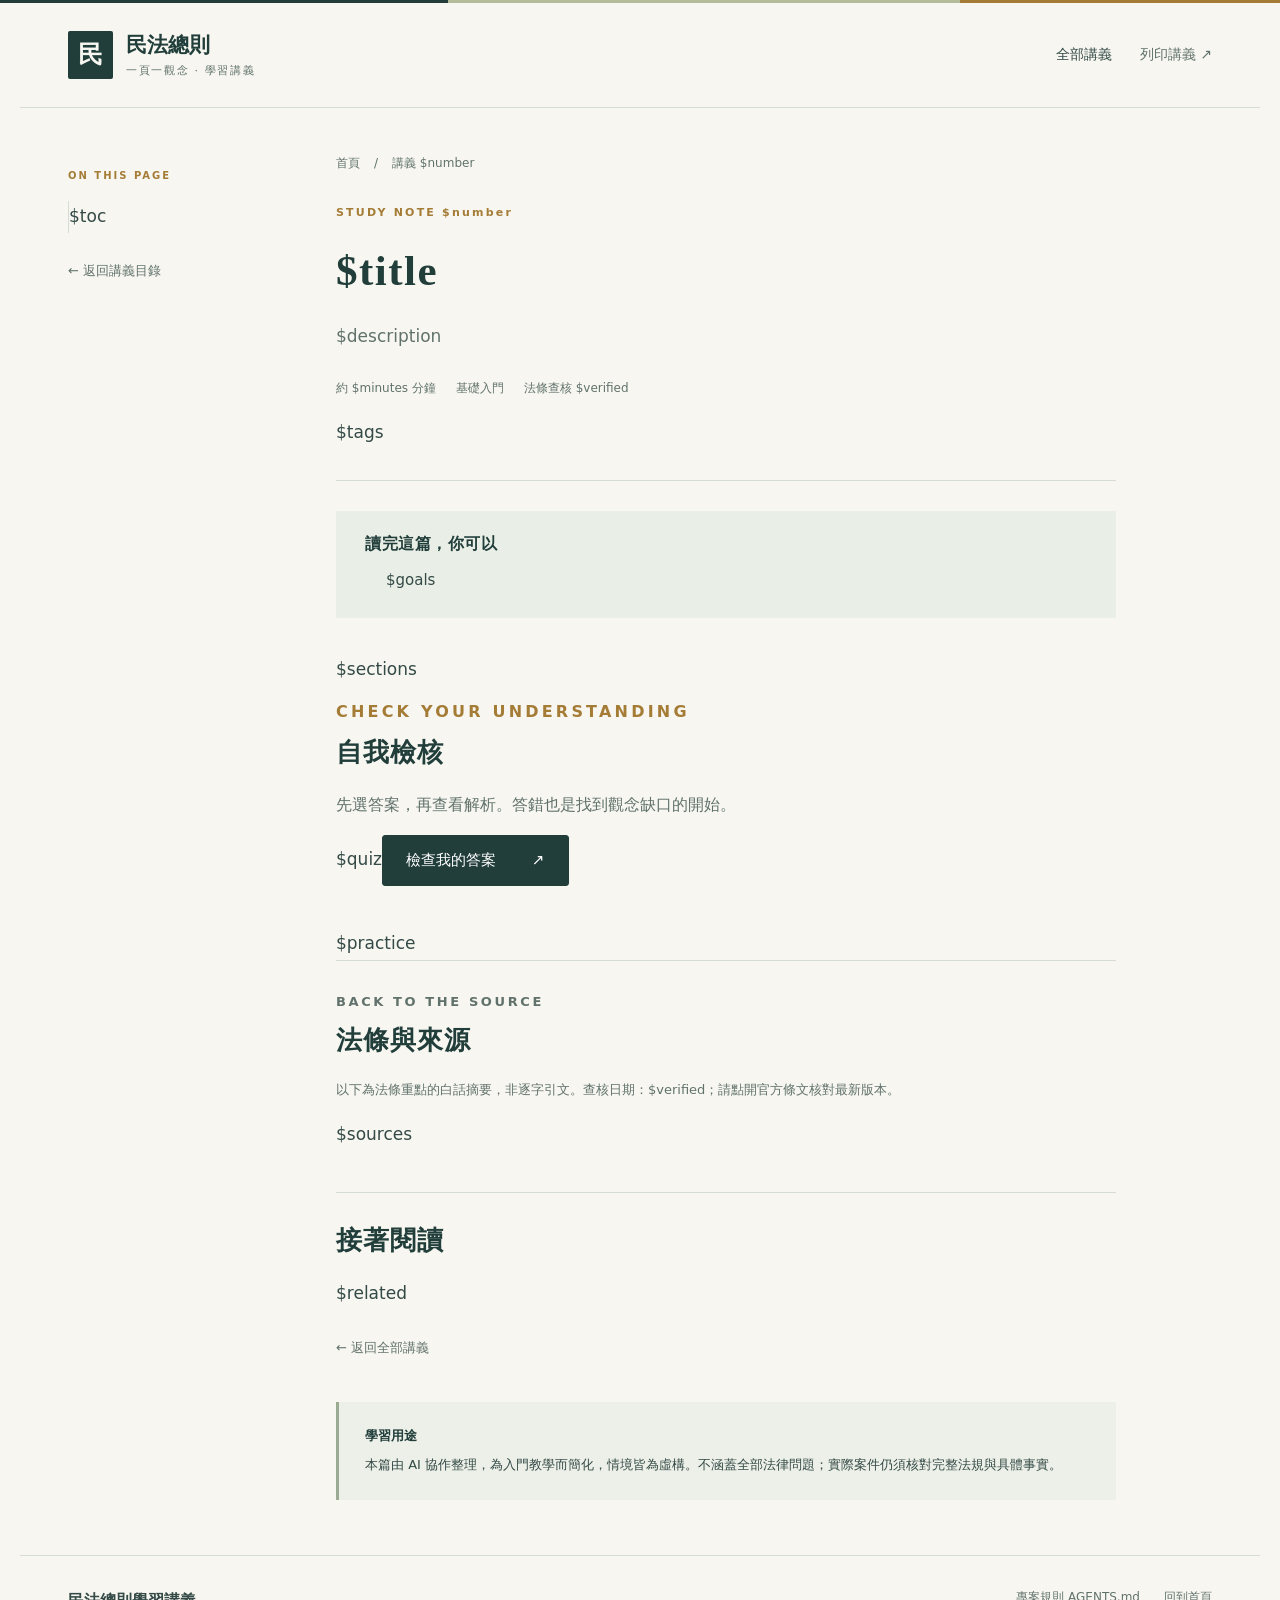
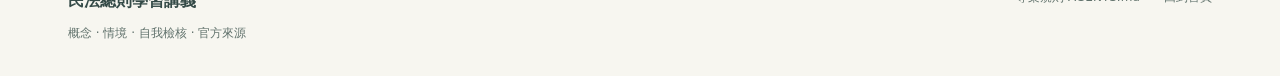
<file: templates/lesson.html>
<!doctype html>
<html lang="zh-Hant"><head><meta charset="utf-8"><meta name="viewport" content="width=device-width, initial-scale=1"><meta name="description" content="$description"><title>$title｜民法總則學習講義</title><link rel="stylesheet" href="../assets/style.css"><script src="../assets/site.js" defer></script></head>
<body><a class="skip" href="#main">跳至主要內容</a><div class="reading-line" aria-hidden="true"></div><header class="site-header"><a class="brand" href="../index.html"><span class="brand-mark" aria-hidden="true">民</span><span>民法總則<span class="brand-sub">一頁一觀念 · 學習講義</span></span></a><nav aria-label="主要導覽"><a href="../index.html#library">全部講義</a><button class="text-button print-button" hidden type="button">列印講義 ↗</button></nav></header>
<main id="main" class="lesson-shell"><div class="lesson-layout"><aside class="toc"><p class="eyebrow">ON THIS PAGE</p><nav aria-label="本頁章節">$toc</nav><a class="back-link" href="../index.html#library">← 返回講義目錄</a></aside><article><nav class="breadcrumb" aria-label="麵包屑"><a href="../index.html">首頁</a><span aria-hidden="true">/</span><span>講義 $number</span></nav><header class="lesson-header"><p class="eyebrow">STUDY NOTE $number</p><h1>$title</h1><p class="lesson-deck">$description</p><div class="metadata"><span>約 $minutes 分鐘</span><span>基礎入門</span><span>法條查核 $verified</span></div><div class="tags">$tags</div></header>
<section id="goals" class="goals"><h2>讀完這篇，你可以</h2><ul>$goals</ul></section>
$sections
<section id="quiz" class="lesson-section"><p class="eyebrow">CHECK YOUR UNDERSTANDING</p><h2>自我檢核</h2><p class="muted">先選答案，再查看解析。答錯也是找到觀念缺口的開始。</p><form data-quiz>$quiz<button class="button quiz-submit" type="submit" hidden>檢查我的答案 <span aria-hidden="true">↗</span></button><p class="quiz-result" role="status" aria-live="polite"></p></form></section>
$practice
<section id="sources" class="lesson-section sources"><p class="eyebrow">BACK TO THE SOURCE</p><h2>法條與來源</h2><p>以下為法條重點的白話摘要，非逐字引文。查核日期：<time datetime="$verified">$verified</time>；請點開官方條文核對最新版本。</p><ul>$sources</ul></section>
<section id="related" class="lesson-section related"><h2>接著閱讀</h2>$related<a class="back-link" href="../index.html#library">← 返回全部講義</a></section>
<aside class="scope-note"><strong>學習用途</strong><p>本篇由 AI 協作整理，為入門教學而簡化，情境皆為虛構。不涵蓋全部法律問題；實際案件仍須核對完整法規與具體事實。</p></aside></article></div></main>
<footer class="site-footer"><div><strong>民法總則學習講義</strong><p>概念 · 情境 · 自我檢核 · 官方來源</p></div><div class="footer-links"><a href="../AGENTS.md">專案規則 AGENTS.md</a><a href="../index.html">回到首頁</a></div></footer></body></html>
</file>
<file: assets/style.css>
:root{--paper:#f7f6f0;--white:#fffefb;--ink:#213e3b;--body:#344a47;--muted:#61726c;--line:#d5dcd3;--gold:#a47c36;--pale:#e9efe6;--serif:"Noto Serif TC","Songti TC","PMingLiU",serif;--sans:system-ui,-apple-system,"PingFang TC","Microsoft JhengHei",sans-serif}
*{box-sizing:border-box}html{scroll-behavior:smooth;scroll-padding-top:30px}body{margin:0;background:var(--paper);color:var(--body);font:17px/1.85 var(--sans)}a{color:inherit;text-underline-offset:5px}button,input{font:inherit}button,a,input,summary{-webkit-tap-highlight-color:transparent}a:focus-visible,button:focus-visible,input:focus-visible,summary:focus-visible{outline:3px solid var(--gold);outline-offset:5px}a:hover{color:#6c542b}button{cursor:pointer}button:disabled{cursor:default}h1,h2,h3,p{margin-top:0}h1,h2,h3{color:var(--ink)}h1,h2{font-family:var(--serif);font-weight:600;letter-spacing:.035em}h1{line-height:1.45}h2{line-height:1.5}p{margin-bottom:1em}ul,ol{padding-left:1.4em}strong{font-weight:650}section[id]{scroll-margin-top:30px}[hidden]{display:none!important}.skip{position:absolute;left:16px;top:-100px;background:var(--ink);color:white;padding:8px 20px;z-index:20}.skip:focus{top:10px}
.site-header,.site-footer{max-width:1240px;margin:auto;padding:27px 48px;display:flex;justify-content:space-between;align-items:center;gap:24px}.site-header{border-bottom:1px solid var(--line)}.brand{display:flex;align-items:center;gap:13px;text-decoration:none;font-family:var(--serif);font-size:21px;font-weight:600;line-height:1.5;color:var(--ink)}.brand-mark{display:grid;place-items:center;background:var(--ink);color:var(--paper);width:45px;height:48px;border-radius:2px;font-size:25px}.brand-sub{display:block;font:11px/1.7 var(--sans);letter-spacing:.15em;color:var(--muted)}.site-header nav{display:flex;gap:28px;align-items:center;font-size:14px}.site-header nav a{text-decoration:none}.eyebrow{font:600 11px/1.7 var(--sans);letter-spacing:.2em;color:var(--gold);margin-bottom:17px}.hero{max-width:1240px;margin:auto;padding:84px 48px 80px;display:grid;grid-template-columns:1.3fr 1fr;gap:72px;align-items:center}.hero h1{font-size:clamp(30px,3.5vw,48px);margin-bottom:24px}.hero h1 span{color:#647b5a}.hero-copy{font-size:16px;line-height:2;color:var(--muted);margin-bottom:28px}.button{display:inline-flex;align-items:center;justify-content:space-between;gap:36px;background:var(--ink);color:white;border:1px solid var(--ink);border-radius:3px;padding:11px 23px;text-decoration:none;font-size:15px;line-height:1.8}.button:hover{background:#355b51;color:white}.hero-note{font-size:12px;color:var(--muted);margin-top:16px;margin-bottom:0}.hero-note-card{padding:36px 34px 0;background:var(--pale);border:1px solid #d4dfce;position:relative;box-shadow:9px 9px 0 #eeeee6}.hero-note-card:before{content:"";position:absolute;top:-1px;left:34px;width:42px;height:4px;background:var(--gold)}.hero-note-card h2{font-size:31px;line-height:1.55}.hero-note-card ol{padding:0;list-style:none;margin:24px 0 28px}.hero-note-card li{display:flex;gap:18px;padding:15px 0;border-top:1px solid #cbd6c6}.hero-note-card li>span{font:italic 26px var(--serif);color:var(--gold)}.hero-note-card strong{font-size:15px}.hero-note-card li p{font-size:13px;color:var(--muted);margin:3px 0 0}.note-bottom{font-size:12px;border-top:1px solid #cbd6c6;padding:15px 0;color:var(--muted)}.section{max-width:1144px;margin:auto;padding:48px 0 60px}.library{border-top:1px solid var(--line)}.section-heading{display:flex;align-items:end;justify-content:space-between;gap:24px}.section-heading h2{font-size:30px;margin-bottom:0}.section-heading .eyebrow{margin-bottom:8px}.muted{color:var(--muted);font-size:14px}.section-heading>.muted{margin-bottom:3px}.search-row{margin:27px 0 25px;display:flex;flex-wrap:wrap;align-items:center;gap:12px 20px}.search-row label{font-size:13px;color:var(--muted);flex-basis:100%}.search-row input{width:min(100%,530px);background:transparent;border:0;border-bottom:1px solid #9eafa0;padding:10px 0;border-radius:0;font-size:15px;color:var(--ink)}.search-row input::placeholder{color:#78867b}.search-row>span{font-size:12px;color:var(--muted)}.lesson-grid{display:grid;grid-template-columns:repeat(2,minmax(0,1fr));gap:24px}.lesson-card{display:flex;flex-direction:column;min-width:0;padding:28px 32px 24px;background:var(--white);border:1px solid var(--line);border-top:3px solid #71876c;border-radius:2px;transition:transform .18s,box-shadow .18s}.lesson-card:hover{transform:translateY(-3px);box-shadow:0 8px 20px #213e3b09}.card-top{display:flex;align-items:center;justify-content:space-between;margin-bottom:14px}.card-number{font:italic 36px/1.2 var(--serif);color:#8a9c7d}.card-top .muted{font-size:12px}.lesson-card h3{font:600 25px/1.6 var(--serif);margin:0 0 12px}.lesson-card>p{font-size:15px;color:var(--muted);margin-bottom:20px}.tags{display:flex;gap:8px;flex-wrap:wrap}.tag{font-size:11px;padding:2px 9px;background:#eef1e9;color:#5a6e56;border-radius:2px}.card-link{display:flex;justify-content:space-between;align-items:center;border-top:1px solid var(--line);padding-top:18px;margin-top:auto;font-size:14px;font-weight:600;text-decoration:none}.lesson-card .tags{margin-bottom:24px}.method{border-top:1px solid var(--line);display:grid;grid-template-columns:1fr 1fr;gap:90px;padding-top:58px}.method h2{font-size:30px}.method>div>p:last-child{color:var(--muted);font-size:15px}.method-list{list-style:none;margin:0;padding:0}.method-list li{display:flex;gap:24px;border-bottom:1px solid var(--line);padding:14px 0}.method-list li:first-child{padding-top:0}.method-list li>span{color:var(--gold);font:italic 24px var(--serif)}.method-list h3{font-size:16px;margin-bottom:4px}.method-list p{font-size:14px;color:var(--muted);margin-bottom:10px}.scope-note{max-width:1144px;margin:0 auto 52px;padding:22px 26px;border-left:3px solid #9baa92;background:#edf0e8;font-size:13px;line-height:1.9}.scope-note strong{color:var(--ink)}.scope-note p{margin:5px 0 0}.site-footer{border-top:1px solid var(--line);font-size:12px;padding-top:30px;padding-bottom:32px;align-items:start}.site-footer strong{font-family:var(--serif);font-size:16px}.site-footer p{color:var(--muted);margin:6px 0 0}.footer-links{display:flex;flex-wrap:wrap;justify-content:flex-end;gap:8px 24px}.footer-links a{color:var(--muted);text-decoration:none}.empty-state{padding:32px;border:1px dashed var(--line);color:var(--muted)}
.reading-line{height:3px;background:linear-gradient(90deg,var(--ink) 0 35%,#b4bc9b 35% 75%,var(--gold) 75%)}.lesson-shell{max-width:1144px;margin:auto;padding:44px 0 20px}.lesson-layout{display:grid;grid-template-columns:200px minmax(0,780px);gap:68px}.toc{min-width:0;position:sticky;top:30px;align-self:start;padding-top:15px}.toc .eyebrow{font-size:10px}.toc nav{display:flex;flex-direction:column;gap:5px;border-left:1px solid var(--line)}.toc nav a{padding:7px 0 7px 17px;font-size:13px;text-decoration:none;color:var(--muted)}.toc nav a:hover{color:var(--ink);background:var(--pale)}.back-link{display:block;color:var(--muted);font-size:13px;margin-top:26px;text-decoration:none}.breadcrumb{display:flex;gap:14px;align-items:center;font-size:12px;color:var(--muted);margin-bottom:30px}.breadcrumb a{text-decoration:none}.lesson-header{padding-bottom:32px;border-bottom:1px solid var(--line)}.lesson-header h1{font-size:clamp(29px,3.6vw,43px);margin:0 0 18px}.lesson-deck{font-size:17px;color:var(--muted);line-height:1.9}.metadata{display:flex;gap:10px 20px;flex-wrap:wrap;font-size:12px;color:var(--muted);margin:24px 0 18px}.goals{margin:30px 0 36px;padding:23px 29px;background:var(--pale)}.goals h2{font:650 16px var(--sans);margin:0 0 12px}.goals ul{margin:0;font-size:15px}.goals li{padding:3px 0}.lesson-section{padding-top:12px;margin-bottom:42px}.lesson-section h2{font-size:26px;margin-bottom:18px}.lesson-section .eyebrow{margin-bottom:8px}.lesson-section>p{font-size:16px}.table-wrap{overflow-x:auto;border:1px solid var(--line);border-radius:3px}table{width:100%;border-collapse:collapse;font-size:14px;line-height:1.85;text-align:left}th{background:var(--pale);color:var(--ink);font-size:13px;font-weight:650}td,th{padding:15px 18px;border-bottom:1px solid var(--line);vertical-align:top;min-width:110px}tr:last-child td{border-bottom:0}table td:first-child{font-weight:600}.steps{list-style:none;counter-reset:step;padding:0}.steps li{position:relative;padding:0 0 21px 46px;counter-increment:step}.steps li:before{content:counter(step,decimal-leading-zero);position:absolute;left:0;top:0;color:var(--gold);font:italic 22px var(--serif)}.steps h3{font-size:17px;margin-bottom:5px}.steps p{font-size:15px;margin:0}.case-box{background:var(--white);border:1px solid var(--line);border-left:3px solid var(--gold);padding:24px 28px}.case-label{font-size:12px;color:var(--gold);font-weight:650}.case-box h3{font-size:15px;margin:20px 0 7px}.case-box p{font-size:15px}.case-box p:last-child{margin:0}.pitfall-list{padding:0;list-style:none}.pitfall-list li{border-bottom:1px solid var(--line);padding:15px 0;font-size:15px}.pitfall-list li:first-child{padding-top:0}.quiz-question{min-width:0;border:1px solid var(--line);border-radius:3px;background:var(--white);padding:22px 24px;margin:22px 0}.quiz-question legend{font-weight:650;font-size:15px;max-width:100%;padding:0 6px}.quiz-option{display:flex;gap:12px;align-items:start;font-size:14px;padding:10px 12px;margin:7px 0;background:#f4f5ee;border:1px solid transparent;border-radius:3px;cursor:pointer}.quiz-option:has(input:checked){border-color:#58715c;background:#e7eee1}.quiz-option input{margin:7px 0 0;accent-color:var(--ink);flex-shrink:0;width:16px;height:16px}.answer{margin-top:15px;padding-top:12px;border-top:1px dashed var(--line);font-size:14px}.answer summary{color:var(--ink);cursor:pointer;font-weight:600}.answer p{padding-top:12px;margin:0}.question-feedback{font-size:14px;font-weight:650;margin-top:12px;margin-bottom:0}.question-feedback:empty,.quiz-result:empty{display:none}.quiz-result{background:var(--pale);padding:16px 20px;font-size:15px;margin-top:18px}.sources{border-top:1px solid var(--line);padding-top:30px}.sources>p{font-size:13px;color:var(--muted)}.sources ul{list-style:none;padding:0}.sources li{padding:12px 0;border-bottom:1px solid var(--line)}.sources a{font-size:14px;font-weight:600}.sources li p{font-size:13px;color:var(--muted);margin:4px 0 0}.related{border-top:1px solid var(--line);padding-top:28px}.related>a:not(.back-link){display:block;background:var(--pale);padding:19px 23px;font-size:16px;text-decoration:none}.lesson-layout article{min-width:0}.lesson-layout .scope-note{margin-bottom:35px}.text-button{padding:0;background:none;border:0;color:var(--muted);font-size:14px}.text-button:hover{color:var(--ink)}
.practice-section{border-top:1px solid var(--line);padding-top:32px}.practice-intro{color:var(--muted)}.practice-sheet{background:var(--white);border:1px solid var(--line);border-top:3px solid var(--gold);padding:28px;min-width:0}.practice-sheet>h3{font:600 23px/1.65 var(--serif);margin-bottom:20px}.practice-sheet>p{font-size:16px}.practice-sheet h4{font-size:16px;margin-bottom:12px}.practice-questions{font-size:16px;margin-bottom:28px}.practice-questions li{padding-left:5px;margin-bottom:12px}.draft-block{margin-top:25px}.draft-block>label:first-child{display:block;font-size:16px;font-weight:650;color:var(--ink);margin-bottom:10px}.draft-block textarea{display:block;resize:vertical;width:100%;max-width:100%;min-height:220px;border:1px solid #9fac9d;border-radius:3px;padding:16px;color:var(--ink);background:#fafbf6;font:16px/1.85 var(--sans)}.draft-block textarea:focus-visible{outline:3px solid var(--gold);outline-offset:3px}.draft-note{font-size:12px;line-height:1.8;color:var(--muted);margin:10px 0 16px}.paper-check,.self-check label{display:flex;gap:11px;align-items:start;font-size:14px;line-height:1.85;cursor:pointer}.paper-check input,.self-check input{margin-top:6px;accent-color:var(--ink);width:17px;height:17px;flex-shrink:0}.review-gate{margin-top:22px}.review-gate .button{font-size:14px;gap:15px}.gate-status{font-size:13px;margin:12px 0;color:var(--ink)}.gate-status:empty{display:none}.review-panel{margin-top:22px;border-top:1px solid var(--line);padding-top:20px}.review-panel>summary{font-size:15px;font-weight:650;color:var(--ink);cursor:pointer}.review-content{padding-top:23px}.review-content>h3{font-size:19px}.review-content>p{font-size:15px}.practice-reveal{border:1px solid var(--line);border-radius:3px;margin:13px 0;background:var(--paper)}.practice-reveal>summary{padding:14px 17px;cursor:pointer;font-size:15px;font-weight:600;color:var(--ink)}.practice-reveal[open]>summary{border-bottom:1px solid var(--line)}.practice-reveal>p{padding:16px 18px;margin:0;font-size:15px}.model-answer{padding:22px 18px;border-bottom:1px solid var(--line)}.model-answer:last-child{border-bottom:0}.model-answer h4{font-size:17px;color:var(--gold)}.analysis-part{margin-bottom:16px}.analysis-part h5{font-size:14px;color:var(--muted);margin:0 0 5px}.analysis-part p{font-size:16px;margin:0}.analysis-source{font-size:12px;color:var(--muted);margin-bottom:0}.self-check{list-style:none;padding:6px 18px;margin-bottom:0}.self-check li{padding:12px 0;border-bottom:1px solid var(--line)}.variation-sheet{padding-top:29px;margin-top:30px;border-top:2px solid #b6c2ab;min-width:0}.variation-sheet h3{font:600 21px/1.65 var(--serif)}.variation-sheet>p{font-size:16px}.variation-sheet .draft-block textarea{min-height:180px}
@media(max-width:560px){.practice-sheet{padding:20px 16px}.practice-sheet>h3{font-size:21px}.practice-reveal>summary{padding:13px;font-size:14px}.review-gate .button{width:100%;padding:10px 14px;font-size:13px}.draft-block textarea{padding:12px}.model-answer{padding:18px 13px}.self-check{padding-left:13px;padding-right:13px}}
@media print{.review-gate,.paper-check{display:none!important}.practice-sheet{padding:14pt;background:white}.practice-sheet h3,.variation-sheet h3{break-after:avoid}.draft-block textarea{height:160pt;min-height:0;border:1px solid #aaa;font-size:11pt}.practice-reveal{break-inside:auto}.model-answer{break-inside:auto}.practice-reveal:not([open])>*:not(summary){display:none}.practice-section{break-before:page}}
@media(min-width:1440px){.hero{padding-top:100px;padding-bottom:100px}}
@media(max-width:1200px){.section,.scope-note,.lesson-shell{margin-left:40px;margin-right:40px}.lesson-layout{gap:40px;grid-template-columns:170px minmax(0,1fr)}.lesson-layout .scope-note{margin-left:0;margin-right:0}.hero{gap:40px}}
@media(max-width:800px){.site-header,.site-footer{padding-left:24px;padding-right:24px}.hero{grid-template-columns:1fr;padding:48px 24px 50px;gap:36px}.hero h1{font-size:37px}.hero-note-card{max-width:540px}.hero-note-card h2{font-size:28px}.section,.scope-note,.lesson-shell{margin-left:24px;margin-right:24px}.section{padding-top:35px;padding-bottom:40px}.method{grid-template-columns:1fr;gap:20px}.lesson-layout{grid-template-columns:minmax(0,1fr);gap:28px}.toc{position:static;order:0;padding:0}.toc .eyebrow,.toc>.back-link{display:none}.toc nav{flex-direction:row;overflow-x:auto;border-left:0;border-bottom:1px solid var(--line);gap:13px;padding-bottom:8px}.toc nav a{white-space:nowrap;padding:5px;font-size:12px}.lesson-shell{padding-top:25px}.lesson-header h1{font-size:34px}.lesson-layout .scope-note{margin-left:0;margin-right:0}.site-footer{flex-direction:column}.footer-links{justify-content:flex-start}}
@media(max-width:560px){body{font-size:16px}.site-header{padding:20px}.brand{font-size:18px;gap:9px}.brand-mark{width:37px;height:42px;font-size:23px}.brand-sub{font-size:9px;letter-spacing:.09em}.site-header nav{gap:12px;font-size:12px}.hero{padding:40px 20px}.hero h1{font-size:31px;line-height:1.55}.hero-copy{font-size:14px}.hero-copy br{display:none}.hero-note-card{padding:28px 24px 0}.hero-note-card h2{font-size:26px}.section,.scope-note,.lesson-shell{margin-left:20px;margin-right:20px}.section-heading{align-items:start;flex-direction:column;gap:8px}.section-heading h2,.method h2{font-size:27px}.lesson-grid{grid-template-columns:1fr;gap:20px}.lesson-card{padding:25px}.lesson-card h3{font-size:23px}.search-row{gap:10px}.search-row input{font-size:14px}.lesson-header h1{font-size:29px}.lesson-deck{font-size:15px}.metadata{gap:7px 14px}.lesson-section h2{font-size:23px}.goals{padding:21px}.quiz-question{padding:18px 14px}.case-box{padding:20px}.quiz-option{padding:10px 8px}th,td{padding:12px;min-width:110px}.scope-note{padding:18px 20px}.site-footer{padding:25px 20px}.print-button{font-size:12px}.lesson-header .eyebrow{font-size:10px}.site-header:has(.print-button) nav{gap:10px}}
@media(prefers-reduced-motion:reduce){html{scroll-behavior:auto}*,*:before,*:after{transition:none!important}}
@media print{body{background:white;color:#111;font-size:11pt}.site-header,.site-footer,.toc,.skip,.reading-line,.breadcrumb,.quiz-submit,.quiz-result,.related,.print-button{display:none!important}.lesson-shell{max-width:none;margin:0;padding:0}.lesson-layout{display:block}.lesson-header h1{font-size:25pt}.lesson-header{padding-bottom:10pt}.goals{margin:15pt 0;padding:12pt;border:1px solid #aaa}.lesson-section{margin-bottom:22pt}.lesson-section h2{font-size:17pt;break-after:avoid}.case-box,.quiz-question{break-inside:avoid}.quiz-option{background:transparent}.table-wrap{overflow:visible}th,td{min-width:0;padding:8pt}.answer{display:block}.answer p{display:block}.scope-note{margin:20pt 0 0}.sources a{color:#111}.sources a:after{content:" (" attr(href) ")";font-size:8pt;overflow-wrap:anywhere}.button{display:none}a{text-decoration:none}.hero,.section{display:block;margin:0;padding:20pt}.hero-note-card{display:none}}
</file>
